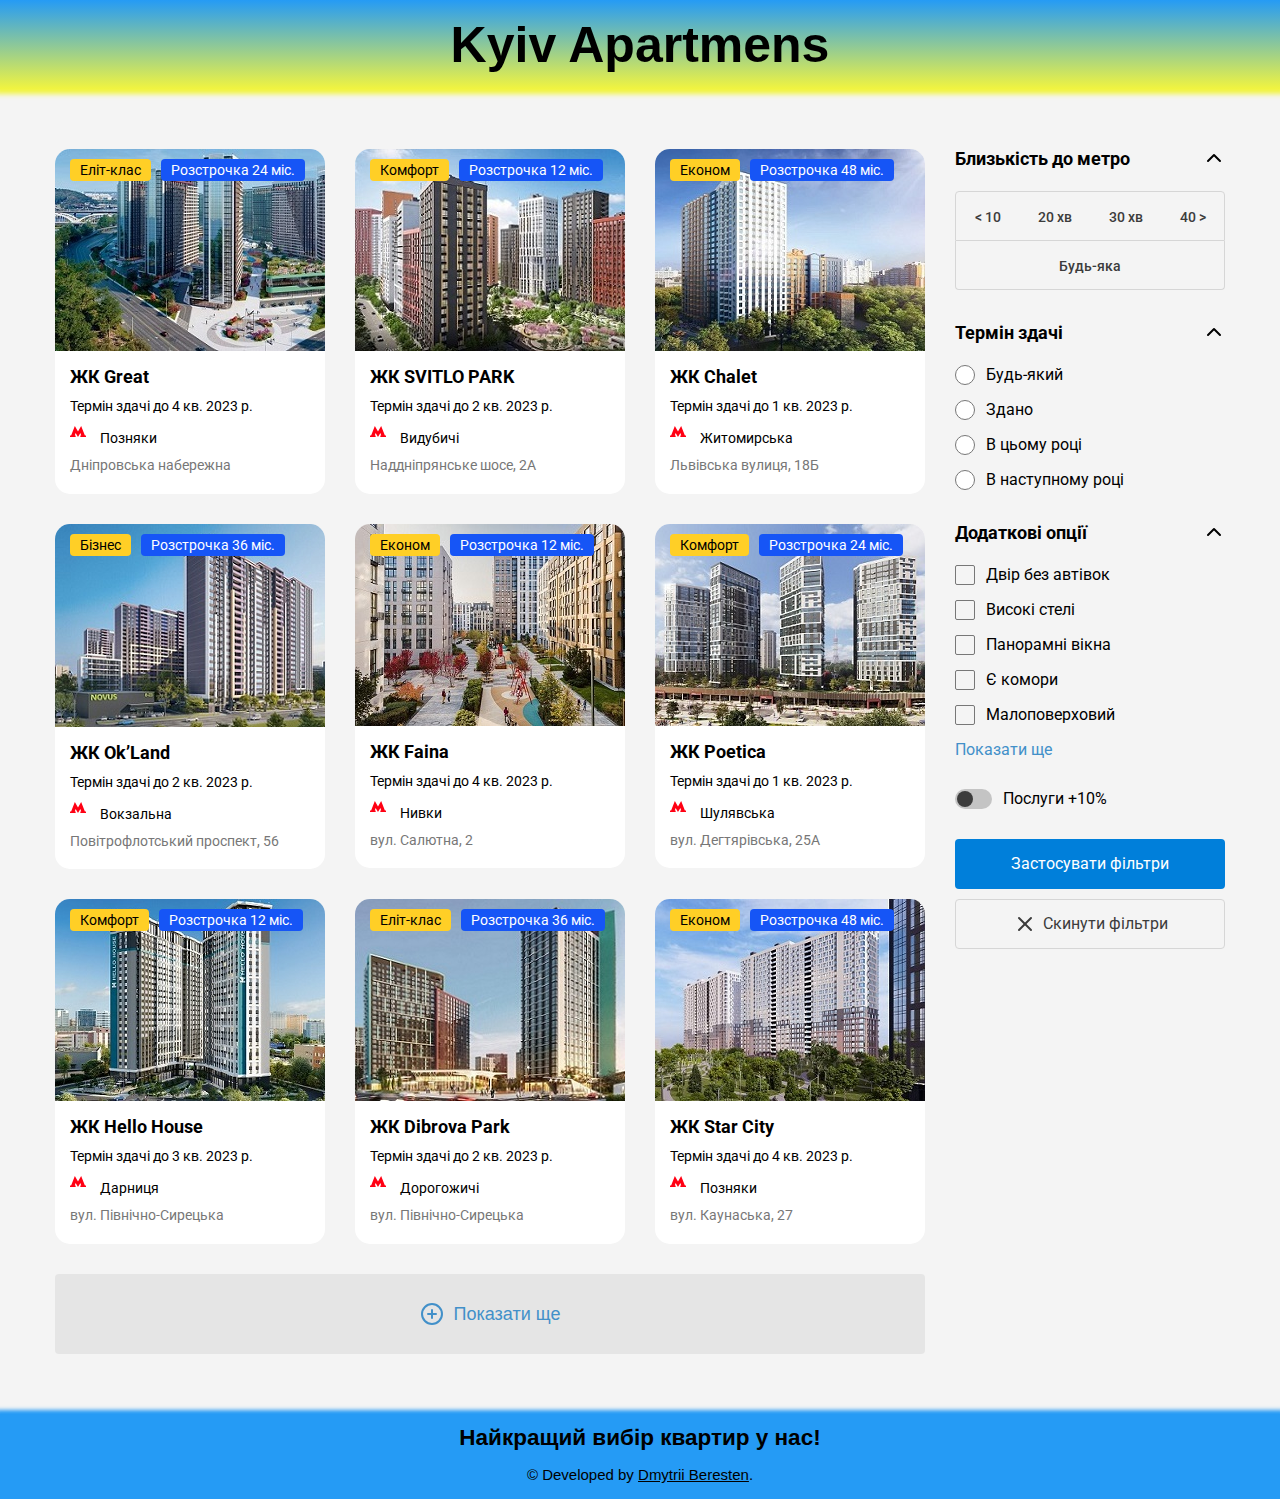
<file: index.html>
<!DOCTYPE html>
<html lang="en">
<head>
    <meta charset="UTF-8">
    <meta name="viewport" content="width=device-width, initial-scale=1.0">
    <title>Kyiv Apartmens</title>
    <link rel="stylesheet" href="css/main.css">
    <link href="https://fonts.googleapis.com/css2?family=Roboto:wght@400;500;700&display=swap" rel="stylesheet">
    <link rel="icon" type="image/png" href="../../img/icons/favicon.png">
</head>
<body>

    <div class="toggle-sidebar">
        <button class="menu-icon-wrapper">
            <div class="menu-icon"></div>
        </button>
    </div>

    <div class="header-block">
        <h1>Kyiv Apartmens</h1>
    </div>
    <div class="container">
        <div class="row">
            <main class="main cards-holder">
                <!-- Card -->
                <a class="card-link"  href="cards/great/great.html">
                    <div class="card">
                        <div class="card__badges">
                            <div class="card__badge card__badge--class">Еліт-клас</div>
                            <div class="card__badge card__badge--credit">Розстрочка 24 міс.</div>
                        </div>
                        <div class="card__img">
                            <img class="card__img-size" src="./img/cards/great.jpg" alt="ЖК Ильинские луга">
                        </div>
                        <div class="card__content">
                            <h4 class="card__title">ЖК Great</h4>
                            <div class="card__term">Термін здачі до 4 кв. 2023 р.</div>
                            <div class="card__metro">Позняки</div>
                            <div class="card__address">Дніпровська набережна</div>
                        </div>
                    </div>
                </a>
                <!-- // Card -->
                <!-- Card -->
                <a class="card-link"  href="cards/svitlo/svitlo.html">
                    <div class="card">
                        <div class="card__badges">
                            <div class="card__badge card__badge--class">Комфорт</div>
                            <div class="card__badge card__badge--credit">Розстрочка 12 міс.</div>
                        </div>
                        <div class="card__img">
                            <img class="card__img-size" src="./img/cards/svitlo.jpg" alt="ЖК Ильинские луга">
                        </div>
                        <div class="card__content">
                            <h4 class="card__title">ЖК SVITLO PARK</h4>
                            <div class="card__term">Термін здачі до 2 кв. 2023 р.</div>
                            <div class="card__metro">Видубичі</div>
                            <div class="card__address">Наддніпрянське шосе, 2А</div>
                        </div>
                    </div>
                </a>
                <!-- // Card -->
                <!-- Card -->
                <a class="card-link"  href="cards/chalet/chalet.html">
                    <div class="card">
                        <div class="card__badges">
                            <div class="card__badge card__badge--class">Економ</div>
                            <div class="card__badge card__badge--credit">Розстрочка 48 міс.</div>
                        </div>
                        <div class="card__img">
                            <img class="card__img-size" src="./img/cards/сhalet.jpg" alt="ЖК Ильинские луга">
                        </div>
                        <div class="card__content">
                            <h4 class="card__title">ЖК Chalet</h4>
                            <div class="card__term">Термін здачі до 1 кв. 2023 р.</div>
                            <div class="card__metro">Житомирська</div>
                            <div class="card__address">Львівська вулиця, 18Б</div>
                        </div>
                    </div>
                </a>
                <!-- // Card -->
                <!-- Card -->
                <a class="card-link"  href="cards/okland/okland.html">
                    <div class="card">
                        <div class="card__badges">
                            <div class="card__badge card__badge--class">Бізнес</div>
                            <div class="card__badge card__badge--credit">Розстрочка 36 міс.</div>
                        </div>
                        <div class="card__img">
                            <img class="card__img-size" src="./img/cards/okland.jpg" alt="ЖК Ильинские луга">
                        </div>
                        <div class="card__content">
                            <h4 class="card__title">ЖК Ok’Land</h4>
                            <div class="card__term">Термін здачі до 2 кв. 2023 р.</div>
                            <div class="card__metro">Вокзальна</div>
                            <div class="card__address">Повітрофлотський проспект, 56</div>
                        </div>
                    </div>
                </a>
                <!-- // Card -->
                <!-- Card -->
                <a class="card-link"  href="cards/faina/faina.html">
                    <div class="card">
                        <div class="card__badges">
                            <div class="card__badge card__badge--class">Економ</div>
                            <div class="card__badge card__badge--credit">Розстрочка 12 міс.</div>
                        </div>
                        <div class="card__img">
                            <img class="card__img-size" src="./img/cards/faina.jpg" alt="ЖК Ильинские луга">
                        </div>
                        <div class="card__content">
                            <h4 class="card__title">ЖК Faina</h4>
                            <div class="card__term">Термін здачі до 4 кв. 2023 р.</div>
                            <div class="card__metro">Нивки</div>
                            <div class="card__address">вул. Салютна, 2</div>
                        </div>
                    </div>
                </a>
                <!-- // Card -->
                <!-- Card -->
                <a class="card-link"  href="cards/poetica/poetica.html">
                    <div class="card">
                        <div class="card__badges">
                            <div class="card__badge card__badge--class">Комфорт</div>
                            <div class="card__badge card__badge--credit">Розстрочка 24 міс.</div>
                        </div>
                        <div class="card__img">
                            <img class="card__img-size" src="./img/cards/poetica.jpg" alt="ЖК Ильинские луга">
                        </div>
                        <div class="card__content">
                            <h4 class="card__title">ЖК Poetica</h4>
                            <div class="card__term">Термін здачі до 1 кв. 2023 р.</div>
                            <div class="card__metro">Шулявська</div>
                            <div class="card__address">вул. Дегтярівська, 25А</div>
                        </div>
                    </div>
                </a>
                <!-- // Card -->
                <!-- Card -->
                <a class="card-link"  href="cards/hello/hello.html">
                    <div class="card">
                        <div class="card__badges">
                            <div class="card__badge card__badge--class">Комфорт</div>
                            <div class="card__badge card__badge--credit">Розстрочка 12 міс.</div>
                        </div>
                        <div class="card__img">
                            <img class="card__img-size" src="./img/cards/hello.jpg" alt="ЖК Ильинские луга">
                        </div>
                        <div class="card__content">
                            <h4 class="card__title">ЖК Hello House</h4>
                            <div class="card__term">Термін здачі до 3 кв. 2023 р.</div>
                            <div class="card__metro">Дарниця</div>
                            <div class="card__address">вул. Північно-Сирецька</div>
                        </div>
                    </div>
                </a>
                <!-- // Card -->
                <!-- Card -->
                <a class="card-link"  href="cards/dibrova/dibrova.html">
                    <div class="card">
                        <div class="card__badges">
                            <div class="card__badge card__badge--class">Еліт-клас</div>
                            <div class="card__badge card__badge--credit">Розстрочка 36 міс.</div>
                        </div>
                        <div class="card__img">
                            <img class="card__img-size" src="./img/cards/dibrova.jpg" alt="ЖК Ильинские луга">
                        </div>
                        <div class="card__content">
                            <h4 class="card__title">ЖК Dibrova Park</h4>
                            <div class="card__term">Термін здачі до 2 кв. 2023 р.</div>
                            <div class="card__metro">Дорогожичі</div>
                            <div class="card__address">вул. Північно-Сирецька</div>
                        </div>
                    </div>
                </a>
                <!-- // Card -->
                <!-- Card -->
                <a class="card-link"  href="cards/star/star.html">
                    <div class="card">
                        <div class="card__badges">
                            <div class="card__badge card__badge--class">Економ</div>
                            <div class="card__badge card__badge--credit">Розстрочка 48 міс.</div>
                        </div>
                        <div class="card__img">
                            <img class="card__img-size" src="./img/cards/star.jpg" alt="ЖК Ильинские луга">
                        </div>
                        <div class="card__content">
                            <h4 class="card__title">ЖК Star City</h4>
                            <div class="card__term">Термін здачі до 4 кв. 2023 р.</div>
                            <div class="card__metro">Позняки</div>
                            <div class="card__address">вул. Каунаська, 27</div>
                        </div>
                    </div>
                </a>
                <!-- // Card -->

                <!-- Hidden cards -->

                    <!-- Card -->
                    <a class="card-link card-link--hidden"  href="cards/manhattan/manhattan.html">
                        <div class="card">
                            <div class="card__badges">
                                <div class="card__badge card__badge--class">Бізнес</div>
                                <div class="card__badge card__badge--credit">Розстрочка 12 міс.</div>
                            </div>
                            <div class="card__img">
                                <img class="card__img-size" src="./img/cards/manhattan.jpg" alt="ЖК Ильинские луга">
                            </div>
                            <div class="card__content">
                                <h4 class="card__title">ЖК Manhattan City</h4>
                                <div class="card__term">Термін здачі до 4 кв. 2023 р.</div>
                                <div class="card__metro">Лук'янівська</div>
                                <div class="card__address">пр. Перемоги, вул. Борщагівська</div>
                            </div>
                        </div>
                    </a>
                    <!-- // Card -->
                    <!-- Card -->
                    <a class="card-link card-link--hidden"  href="cards/kvartal/kvartal.html">
                        <div class="card">
                            <div class="card__badges">
                                <div class="card__badge card__badge--class">Еліт-клас</div>
                                <div class="card__badge card__badge--credit">Розстрочка 48 міс.</div>
                            </div>
                            <div class="card__img">
                                <img class="card__img-size" src="./img/cards/kvartal.jpg" alt="ЖК Ильинские луга">
                            </div>
                            <div class="card__content">
                                <h4 class="card__title">ЖК 7 KVARTAL</h4>
                                <div class="card__term">Термін здачі до 3 кв. 2023 р.</div>
                                <div class="card__metro">Сирець</div>
                                <div class="card__address">пр. Правди</div>
                            </div>
                        </div>
                    </a>
                    <!-- // Card -->
                    <!-- Card -->
                    <a class="card-link card-link--hidden"  href="cards/lake/lake.html">
                        <div class="card">
                            <div class="card__badges">
                                <div class="card__badge card__badge--class">Комфорт</div>
                                <div class="card__badge card__badge--credit">Розстрочка 12 міс.</div>
                            </div>
                            <div class="card__img">
                                <img class="card__img-size" src="./img/cards/lake.jpg" alt="ЖК Ильинские луга">
                            </div>
                            <div class="card__content">
                                <h4 class="card__title">ЖК LAKE HOUSE</h4>
                                <div class="card__term">Термін здачі до 2 кв. 2023 р.</div>
                                <div class="card__metro">Оболонь</div>
                                <div class="card__address">вул. Маршала Малиновського, 2а</div>
                            </div>
                        </div>
                    </a>
                    <!-- // Card -->

                <!-- // Hidden cards -->

                <button class="btn-more">
                    <img src="./img/icons/plus-circle.svg" alt="Show more icon">
                    <span>Показати ще</span>
                </button>
            </main>
            <aside class="sidebar">

                <form>

                    <!-- Widget -->
                    <div class="widget">
                        <div class="widget__title">
                            Близькість до метро
                        </div>
                        <div class="widget__body">

                            <!-- location -->
                            <div class="location">
                                <div class="location__row">
                                    <input type="checkbox" data-location-param id="location-01" class="location__checkbox">
                                    <label class="location__btn" for="location-01">&lt; 10</label>

                                    <input type="checkbox" data-location-param id="location-02" class="location__checkbox">
                                    <label class="location__btn" for="location-02">20 хв</label>

                                    <input type="checkbox" data-location-param id="location-03" class="location__checkbox">
                                    <label class="location__btn" for="location-03">30 хв</label>

                                    <input type="checkbox" data-location-param id="location-04" class="location__checkbox">
                                    <label class="location__btn" for="location-04">40 &gt;</label>
                                </div>
                                <div class="location__row">
                                    <input type="checkbox" id="location-05" class="location__checkbox">
                                    <label class="location__btn" for="location-05">Будь-яка</label>
                                </div>
                            </div>
                            <!-- // location -->

                        </div>
                    </div>
                    <!-- // Widget -->

                    <!-- Widget -->
                    <div class="widget">
                        <div class="widget__title">
                            Термін здачі
                        </div>
                        <div class="widget__body">

                            <label class="radio">
                                <input type="radio" class="radio__real" name="term">
                                <span class="radio__fake"></span>
                                <span class="radio__title">Будь-який</span>
                            </label>

                            <label class="radio">
                                <input type="radio" class="radio__real" name="term">
                                <span class="radio__fake"></span>
                                <span class="radio__title">Здано</span>
                            </label>

                            <label class="radio">
                                <input type="radio" class="radio__real" name="term">
                                <span class="radio__fake"></span>
                                <span class="radio__title">В цьому році</span>
                            </label>

                            <label class="radio">
                                <input type="radio" class="radio__real" name="term">
                                <span class="radio__fake"></span>
                                <span class="radio__title">В наступному році</span>
                            </label>

                        </div>
                    </div>
                    <!-- // Widget -->

                    <!-- Widget -->
                    <div class="widget">
                        <div class="widget__title">
                            Додаткові опції
                        </div>
                        <div class="widget__body">

                            <label class="checkbox">
                                <input type="checkbox" class="checkbox__real" name="value-01">
                                <span class="checkbox__fake"></span>
                                <span class="checkbox__title">Двір без автівок</span>
                            </label>
                            <label class="checkbox">
                                <input type="checkbox" class="checkbox__real" name="value-02">
                                <span class="checkbox__fake"></span>
                                <span class="checkbox__title">Високі стелі</span>
                            </label>
                            <label class="checkbox">
                                <input type="checkbox" class="checkbox__real" name="value-03">
                                <span class="checkbox__fake"></span>
                                <span class="checkbox__title">Панорамні вікна</span>
                            </label>
                            <label class="checkbox">
                                <input type="checkbox" class="checkbox__real" name="value-04">
                                <span class="checkbox__fake"></span>
                                <span class="checkbox__title">Є комори</span>
                            </label>
                            <label class="checkbox">
                                <input type="checkbox" class="checkbox__real" name="value-05">
                                <span class="checkbox__fake"></span>
                                <span class="checkbox__title">Малоповерховий</span>
                            </label>

                            <label class="checkbox checkbox--hidden">
                                <input type="checkbox" class="checkbox__real" name="value-06">
                                <span class="checkbox__fake"></span>
                                <span class="checkbox__title">Зупинки</span>
                            </label>
                            <label class="checkbox checkbox--hidden">
                                <input type="checkbox" class="checkbox__real" name="value-07">
                                <span class="checkbox__fake"></span>
                                <span class="checkbox__title">Великі майданчики</span>
                            </label>
                            <label class="checkbox checkbox--hidden">
                                <input type="checkbox" class="checkbox__real" name="value-08">
                                <span class="checkbox__fake"></span>
                                <span class="checkbox__title">Дитячі садочки</span>
                            </label>

                            <button data-options="hidden" class="widget__btn-show-hidden">Показати ще</button>

                        </div>
                    </div>
                    <!-- // Widget -->

                    <!-- Widget -->
                    <div class="widget widget--top-30">
                        <div class="widget__body">

                            <label class="toggle">
                                <input type="checkbox" class="toggle__real" name="comission">
                                <span class="toggle__fake"></span>
                                <span class="toggle__title">Послуги +10%</span>
                            </label>

                        </div>
                    </div>
                    <!-- // Widget -->

                    <!-- Widget -->
                    <div class="widget widget--top-30">
                        <div class="widget__body">
                            <button class="form-btn form-btn--submit">Застосувати фільтри</button>
                            <button type="reset" class="form-btn">
                                <img src="./img/icons/x.svg" alt="Сбросить фильтры">
                                <span>Скинути фільтри</span>
                            </button>
                        </div>
                    </div>
                    <!-- // Widget -->

                </form>

            </aside>

        </div>
    </div>
    <div class="footer-block">
        <h2>Найкращий вибір квартир у нас!</h2>
        <ul class="copyright">
            <li class="copyright__item"> &copy; Developed by <a href="https://github.com/dmitryberesten">Dmytrii Beresten</a>.</li>
        </ul>
    </div>

    <script src="./js/main.js"></script>

</body>
</html>
</file>
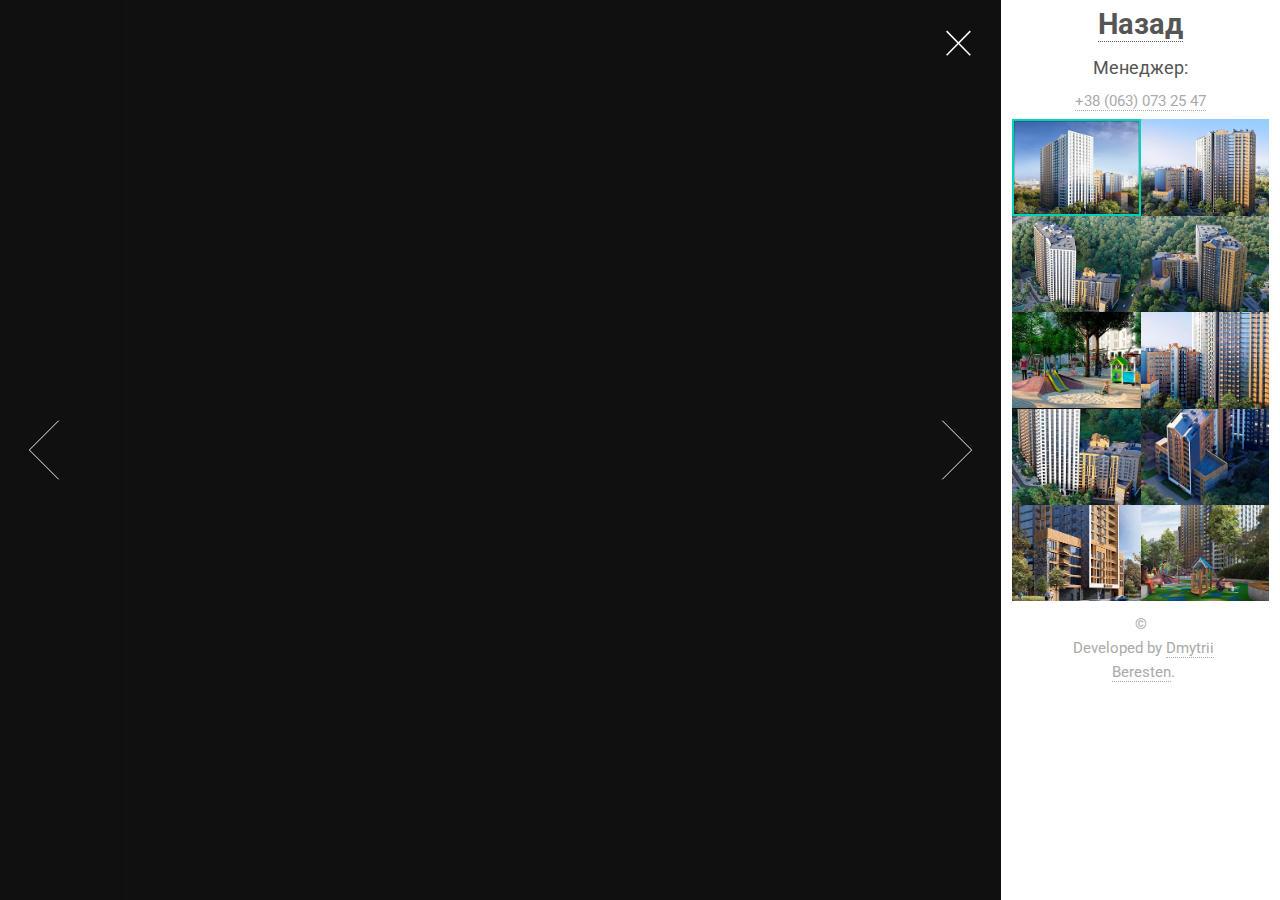
<file: cards/chalet/chalet.html>
<!DOCTYPE HTML>
<html>
	<head>
		<title>ЖК Chalet</title>
		<meta charset="utf-8" />
		<meta name="viewport" content="width=device-width, initial-scale=1, user-scalable=no" />
		<link rel="stylesheet" href="../../assets/css/main.css" />
		<noscript><link rel="stylesheet" href="../../assets/css/noscript.css" /></noscript>
		<link rel="icon" type="image/png" href="../../img/icons/favicon.png">
	</head>
	<body class="is-preload-0 is-preload-1 is-preload-2">

		<!-- Main -->
			<div id="main">
				<!-- Header -->
					<header id="header">
						<h1><a href="../../index.html">Назад</a></h1>
						<h2>Менеджер:</h2>
						<a href="tel:+380630732547">+38 (063) 073 25 47</a>
					</header>
				<!-- Thumbnail -->
					<section id="thumbnails">
						<article>
							<a class="thumbnail" href="../../cards/chalet/images/fulls/1.jpg" data-position="left center"><img src="../../cards/chalet/images/thumbs/1.jpg" alt="photo apartments" /></a>
							<h2>ЖК Chalet</h2>
							<p>Львівська вулиця, 18Б</p>
							<h2><a href="../../index.html">Назад</a></h2>
						</article>
						<article>
							<a class="thumbnail" href="../../cards/chalet/images/fulls/2.jpg" data-position="left center"><img src="../../cards/chalet/images/thumbs/2.jpg" alt="photo apartments" /></a>
							<h2>ЖК Chalet</h2>
							<p>Львівська вулиця, 18Б</p>
							<h2><a href="../../index.html">Назад</a></h2>
						</article>
						<article>
							<a class="thumbnail" href="../../cards/chalet/images/fulls/3.jpg" data-position="left center"><img src="../../cards/chalet/images/thumbs/3.jpg" alt="photo apartments" /></a>
							<h2>ЖК Chalet</h2>
							<p>Львівська вулиця, 18Б</p>
							<h2><a href="../../index.html">Назад</a></h2>
						</article>
						<article>
							<a class="thumbnail" href="../../cards/chalet/images/fulls/4.jpg" data-position="left center"><img src="../../cards/chalet/images/thumbs/4.jpg" alt="photo apartments" /></a>
							<h2>ЖК Chalet</h2>
							<p>Львівська вулиця, 18Б</p>
							<h2><a href="../../index.html">Назад</a></h2>
						</article>
						<article>
							<a class="thumbnail" href="../../cards/chalet/images/fulls/5.jpg" data-position="left center"><img src="../../cards/chalet/images/thumbs/5.jpg" alt="photo apartments" /></a>
							<h2>ЖК Chalet</h2>
							<p>Львівська вулиця, 18Б</p>
							<h2><a href="../../index.html">Назад</a></h2>
						</article>
						<article>
							<a class="thumbnail" href="../../cards/chalet/images/fulls/6.jpg" data-position="left center"><img src="../../cards/chalet/images/thumbs/6.jpg" alt="photo apartments" /></a>
							<h2>ЖК Chalet</h2>
							<p>Львівська вулиця, 18Б</p>
							<h2><a href="../../index.html">Назад</a></h2>
						</article>
						<article>
							<a class="thumbnail" href="../../cards/chalet/images/fulls/7.jpg" data-position="left center"><img src="../../cards/chalet/images/thumbs/7.jpg" alt="photo apartments" /></a>
							<h2>ЖК Chalet</h2>
							<p>Львівська вулиця, 18Б</p>
							<h2><a href="../../index.html">Назад</a></h2>
						</article>
						<article>
							<a class="thumbnail" href="../../cards/chalet/images/fulls/8.jpg" data-position="left center"><img src="../../cards/chalet/images/thumbs/8.jpg" alt="photo apartments" /></a>
							<h2>ЖК Chalet</h2>
							<p>Львівська вулиця, 18Б</p>
							<h2><a href="../../index.html">Назад</a></h2>
						</article>
						<article>
							<a class="thumbnail" href="../../cards/chalet/images/fulls/9.jpg" data-position="left center"><img src="../../cards/chalet/images/thumbs/9.jpg" alt="photo apartments" /></a>
							<h2>ЖК Chalet</h2>
							<p>Львівська вулиця, 18Б</p>
							<h2><a href="../../index.html">Назад</a></h2>
						</article>
						<article>
							<a class="thumbnail" href="../../cards/chalet/images/fulls/10.jpg" data-position="left center"><img src="../../cards/chalet/images/thumbs/10.jpg" alt="photo apartments" /></a>
							<h2>ЖК Chalet</h2>
							<p>Львівська вулиця, 18Б</p>
							<h2><a href="../../index.html">Назад</a></h2>
						</article>
					</section>

				<!-- Footer -->
					<footer id="footer">
						<ul class="copyright">
							<li>&copy;</li><li>Developed by <a href="https://github.com/dmitryberesten">Dmytrii Beresten</a>.</li>
						</ul>
					</footer>

			</div>

		<!-- Scripts -->
			<script src="../../assets/js/jquery.min.js"></script>
			<script src="../../assets/js/browser.min.js"></script>
			<script src="../../assets/js/breakpoints.min.js"></script>
			<script src="../../assets/js/main.js"></script>

	</body>
</html>
</file>
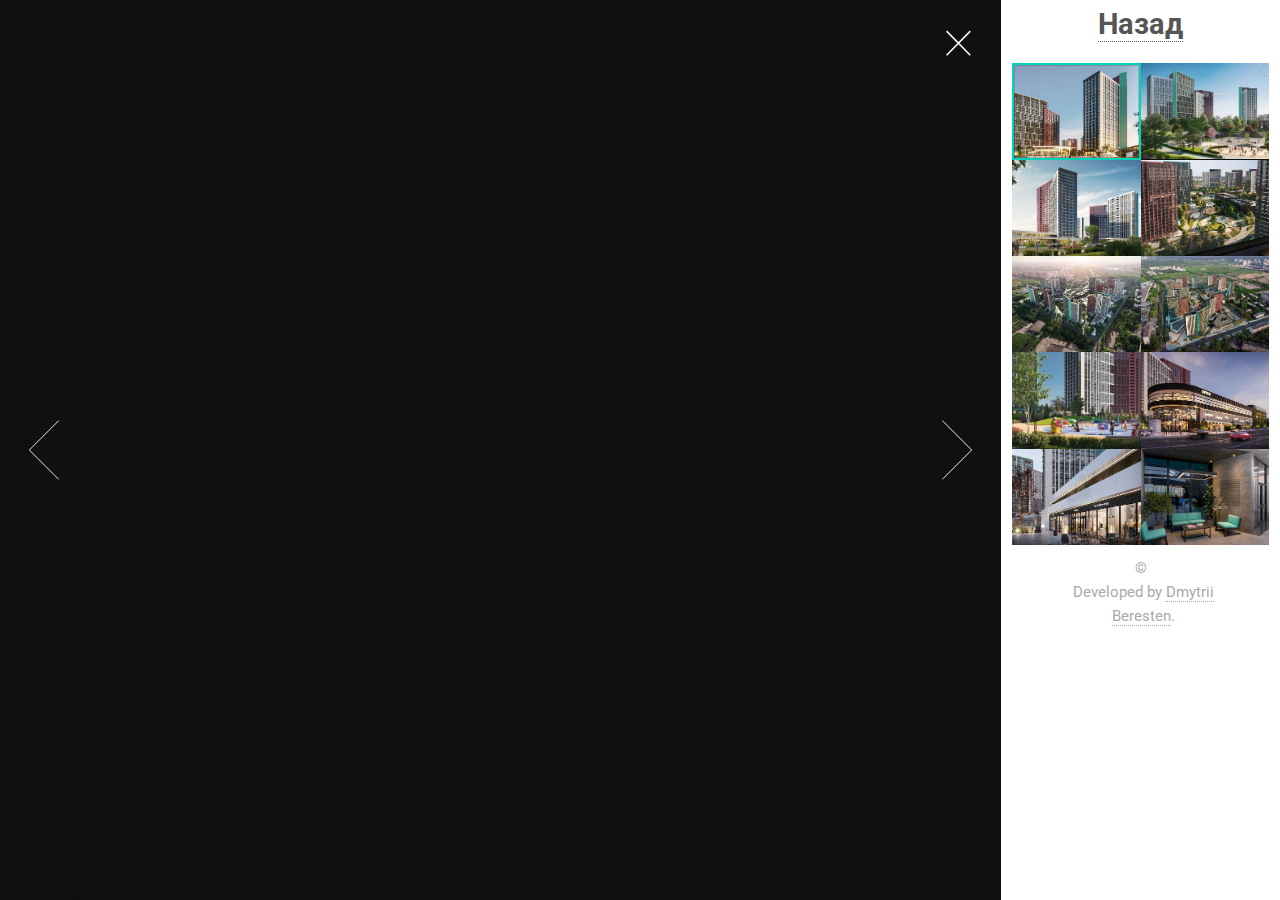
<file: cards/dibrova/dibrova.html>
<!DOCTYPE HTML>
<html>
	<head>
		<title>ЖК Dibrova Park</title>
		<meta charset="utf-8" />
		<meta name="viewport" content="width=device-width, initial-scale=1, user-scalable=no" />
		<link rel="stylesheet" href="/assets/css/main.css" />
		<noscript><link rel="stylesheet" href="/assets/css/noscript.css" /></noscript>
		<link rel="icon" type="image/png" href="/img/icons/favicon.png">
	</head>
	<body class="is-preload-0 is-preload-1 is-preload-2">

		<!-- Main -->
			<div id="main">
				<!-- Header -->
					<header id="header">
						<h1><a href="/index.html">Назад</a></h1>
					</header>
				<!-- Thumbnail -->
					<section id="thumbnails">
						<article>
							<a class="thumbnail" href="/cards/dibrova/images/fulls/1.jpg" data-position="left center"><img src="/cards/dibrova/images/thumbs/1.jpg" alt="photo apartments" /></a>
							<h2>ЖК Dibrova Park</h2>
							<p>вул. Північно-Сирецька</p>
							<h2><a href="/index.html">Назад</a></h2>
						</article>
						<article>
							<a class="thumbnail" href="/cards/dibrova/images/fulls/2.jpg" data-position="left center"><img src="/cards/dibrova/images/thumbs/2.jpg" alt="photo apartments" /></a>
							<h2>ЖК Dibrova Park</h2>
							<p>вул. Північно-Сирецька</p>
							<h2><a href="/index.html">Назад</a></h2>
						</article>
						<article>
							<a class="thumbnail" href="/cards/dibrova/images/fulls/3.jpg" data-position="left center"><img src="/cards/dibrova/images/thumbs/3.jpg" alt="photo apartments" /></a>
							<h2>ЖК Dibrova Park</h2>
							<p>вул. Північно-Сирецька</p>
							<h2><a href="/index.html">Назад</a></h2>
						</article>
						<article>
							<a class="thumbnail" href="/cards/dibrova/images/fulls/4.jpg" data-position="left center"><img src="/cards/dibrova/images/thumbs/4.jpg" alt="photo apartments" /></a>
							<h2>ЖК Dibrova Park</h2>
							<p>вул. Північно-Сирецька</p>
							<h2><a href="/index.html">Назад</a></h2>
						</article>
						<article>
							<a class="thumbnail" href="/cards/dibrova/images/fulls/5.jpg" data-position="left center"><img src="/cards/dibrova/images/thumbs/5.jpg" alt="photo apartments" /></a>
							<h2>ЖК Dibrova Park</h2>
							<p>вул. Північно-Сирецька</p>
							<h2><a href="/index.html">Назад</a></h2>
						</article>
						<article>
							<a class="thumbnail" href="/cards/dibrova/images/fulls/6.jpg" data-position="left center"><img src="/cards/dibrova/images/thumbs/6.jpg" alt="photo apartments" /></a>
							<h2>ЖК Dibrova Park</h2>
							<p>вул. Північно-Сирецька</p>
							<h2><a href="/index.html">Назад</a></h2>
						</article>
						<article>
							<a class="thumbnail" href="/cards/dibrova/images/fulls/7.jpg" data-position="left center"><img src="/cards/dibrova/images/thumbs/7.jpg" alt="photo apartments" /></a>
							<h2>ЖК Dibrova Park</h2>
							<p>вул. Північно-Сирецька</p>
							<h2><a href="/index.html">Назад</a></h2>
						</article>
						<article>
							<a class="thumbnail" href="/cards/dibrova/images/fulls/8.jpg" data-position="left center"><img src="/cards/dibrova/images/thumbs/8.jpg" alt="photo apartments" /></a>
							<h2>ЖК Dibrova Park</h2>
							<p>вул. Північно-Сирецька</p>
							<h2><a href="/index.html">Назад</a></h2>
						</article>
						<article>
							<a class="thumbnail" href="/cards/dibrova/images/fulls/9.jpg" data-position="left center"><img src="/cards/dibrova/images/thumbs/9.jpg" alt="photo apartments" /></a>
							<h2>ЖК Dibrova Park</h2>
							<p>вул. Північно-Сирецька</p>
							<h2><a href="/index.html">Назад</a></h2>
						</article>
						<article>
							<a class="thumbnail" href="/cards/dibrova/images/fulls/10.jpg" data-position="left center"><img src="/cards/dibrova/images/thumbs/10.jpg" alt="photo apartments" /></a>
							<h2>ЖК Dibrova Park</h2>
							<p>вул. Північно-Сирецька</p>
							<h2><a href="/index.html">Назад</a></h2>
						</article>
					</section>

				<!-- Footer -->
					<footer id="footer">
						<ul class="copyright">
							<li>&copy;</li><li>Developed by <a href="https://github.com/dmitryberesten">Dmytrii Beresten</a>.</li>
						</ul>
					</footer>

			</div>

		<!-- Scripts -->
			<script src="/assets/js/jquery.min.js"></script>
			<script src="/assets/js/browser.min.js"></script>
			<script src="/assets/js/breakpoints.min.js"></script>
			<script src="/assets/js/main.js"></script>

	</body>
</html>
</file>
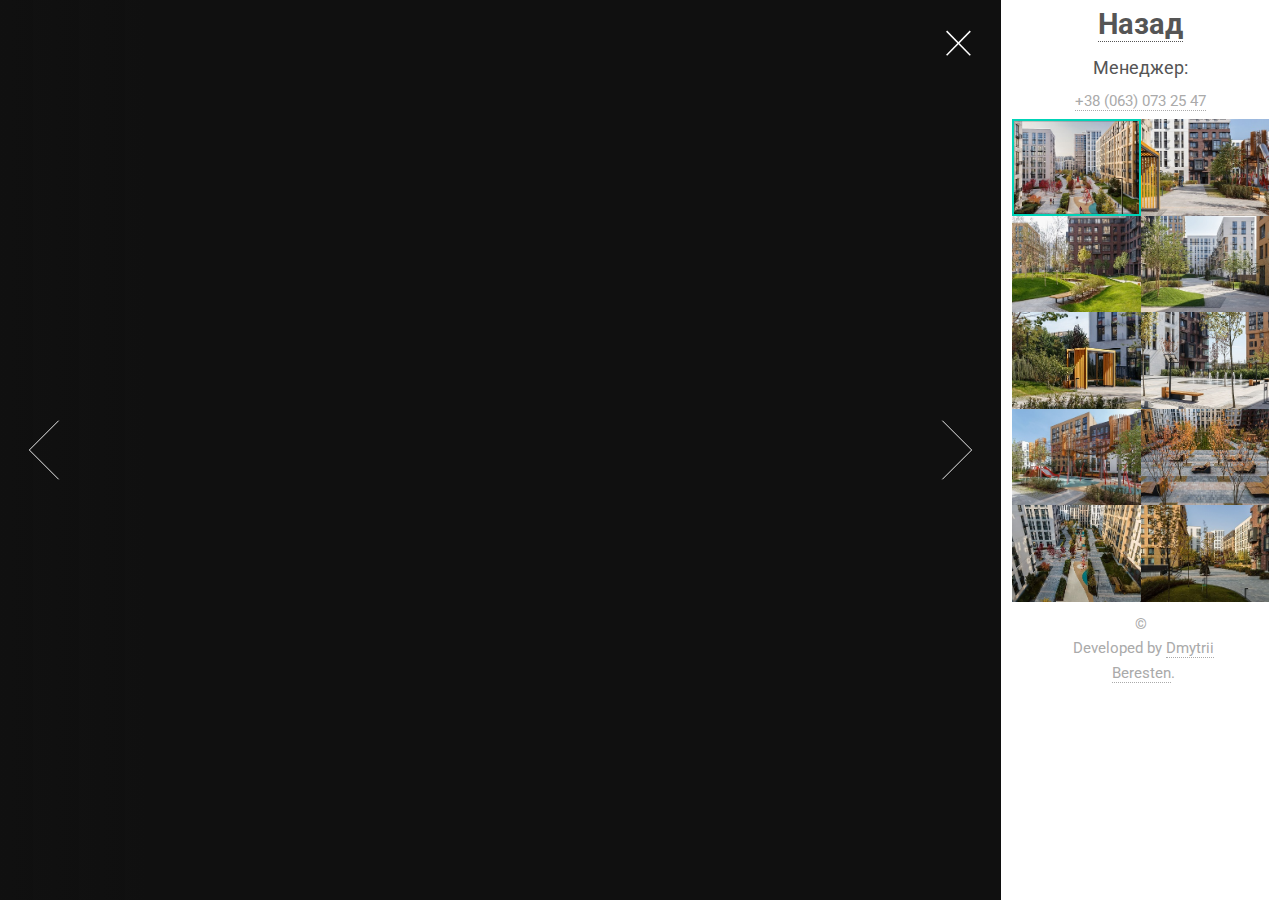
<file: cards/faina/faina.html>
<!DOCTYPE HTML>
<html>
	<head>
		<title>ЖК Faina</title>
		<meta charset="utf-8" />
		<meta name="viewport" content="width=device-width, initial-scale=1, user-scalable=no" />
		<link rel="stylesheet" href="../../assets/css/main.css" />
		<noscript><link rel="stylesheet" href="../../assets/css/noscript.css" /></noscript>
		<link rel="icon" type="image/png" href="../../img/icons/favicon.png">
	</head>
	<body class="is-preload-0 is-preload-1 is-preload-2">

		<!-- Main -->
			<div id="main">
				<!-- Header -->
					<header id="header">
						<h1><a href="../../index.html">Назад</a></h1>
						<h2>Менеджер:</h2>
						<a href="tel:+380630732547">+38 (063) 073 25 47</a>
					</header>
				<!-- Thumbnail -->
					<section id="thumbnails">
						<article>
							<a class="thumbnail" href="../../cards/faina/images/fulls/1.jpg" data-position="left center"><img src="../../cards/faina/images/thumbs/1.jpg" alt="photo apartments" /></a>
							<h2>ЖК Faina</h2>
							<p>вул. Салютна, 2</p>
							<h2><a href="../../index.html">Назад</a></h2>
						</article>
						<article>
							<a class="thumbnail" href="../../cards/faina/images/fulls/2.jpg" data-position="left center"><img src="../../cards/faina/images/thumbs/2.jpg" alt="photo apartments" /></a>
							<h2>ЖК Faina</h2>
							<p>вул. Салютна, 2</p>
							<h2><a href="../../index.html">Назад</a></h2>
						</article>
						<article>
							<a class="thumbnail" href="../../cards/faina/images/fulls/3.jpg" data-position="left center"><img src="../../cards/faina/images/thumbs/3.jpg" alt="photo apartments" /></a>
							<h2>ЖК Faina</h2>
							<p>вул. Салютна, 2</p>
							<h2><a href="../../index.html">Назад</a></h2>
						</article>
						<article>
							<a class="thumbnail" href="../../cards/faina/images/fulls/4.jpg" data-position="left center"><img src="../../cards/faina/images/thumbs/4.jpg" alt="photo apartments" /></a>
							<h2>ЖК Faina</h2>
							<p>вул. Салютна, 2</p>
							<h2><a href="../../index.html">Назад</a></h2>
						</article>
						<article>
							<a class="thumbnail" href="../../cards/faina/images/fulls/5.jpg" data-position="left center"><img src="../../cards/faina/images/thumbs/5.jpg" alt="photo apartments" /></a>
							<h2>ЖК Faina</h2>
							<p>вул. Салютна, 2</p>
							<h2><a href="../../index.html">Назад</a></h2>
						</article>
						<article>
							<a class="thumbnail" href="../../cards/faina/images/fulls/6.jpg" data-position="left center"><img src="../../cards/faina/images/thumbs/6.jpg" alt="photo apartments" /></a>
							<h2>ЖК Faina</h2>
							<p>вул. Салютна, 2</p>
							<h2><a href="../../index.html">Назад</a></h2>
						</article>
						<article>
							<a class="thumbnail" href="../../cards/faina/images/fulls/7.jpg" data-position="left center"><img src="../../cards/faina/images/thumbs/7.jpg" alt="photo apartments" /></a>
							<h2>ЖК Faina</h2>
							<p>вул. Салютна, 2</p>
							<h2><a href="../../index.html">Назад</a></h2>
						</article>
						<article>
							<a class="thumbnail" href="../../cards/faina/images/fulls/8.jpg" data-position="left center"><img src="../../cards/faina/images/thumbs/8.jpg" alt="photo apartments" /></a>
							<h2>ЖК Faina</h2>
							<p>вул. Салютна, 2</p>
							<h2><a href="../../index.html">Назад</a></h2>
						</article>
						<article>
							<a class="thumbnail" href="../../cards/faina/images/fulls/9.jpg" data-position="left center"><img src="../../cards/faina/images/thumbs/9.jpg" alt="photo apartments" /></a>
							<h2>ЖК Faina</h2>
							<p>вул. Салютна, 2</p>
							<h2><a href="../../index.html">Назад</a></h2>
						</article>
						<article>
							<a class="thumbnail" href="../../cards/faina/images/fulls/10.jpg" data-position="left center"><img src="../../cards/faina/images/thumbs/10.jpg" alt="photo apartments" /></a>
							<h2>ЖК Faina</h2>
							<p>вул. Салютна, 2</p>
							<h2><a href="../../index.html">Назад</a></h2>
						</article>
					</section>

				<!-- Footer -->
					<footer id="footer">
						<ul class="copyright">
							<li>&copy;</li><li>Developed by <a href="https://github.com/dmitryberesten">Dmytrii Beresten</a>.</li>
						</ul>
					</footer>

			</div>

		<!-- Scripts -->
			<script src="../../assets/js/jquery.min.js"></script>
			<script src="../../assets/js/browser.min.js"></script>
			<script src="../../assets/js/breakpoints.min.js"></script>
			<script src="../../assets/js/main.js"></script>

	</body>
</html>
</file>
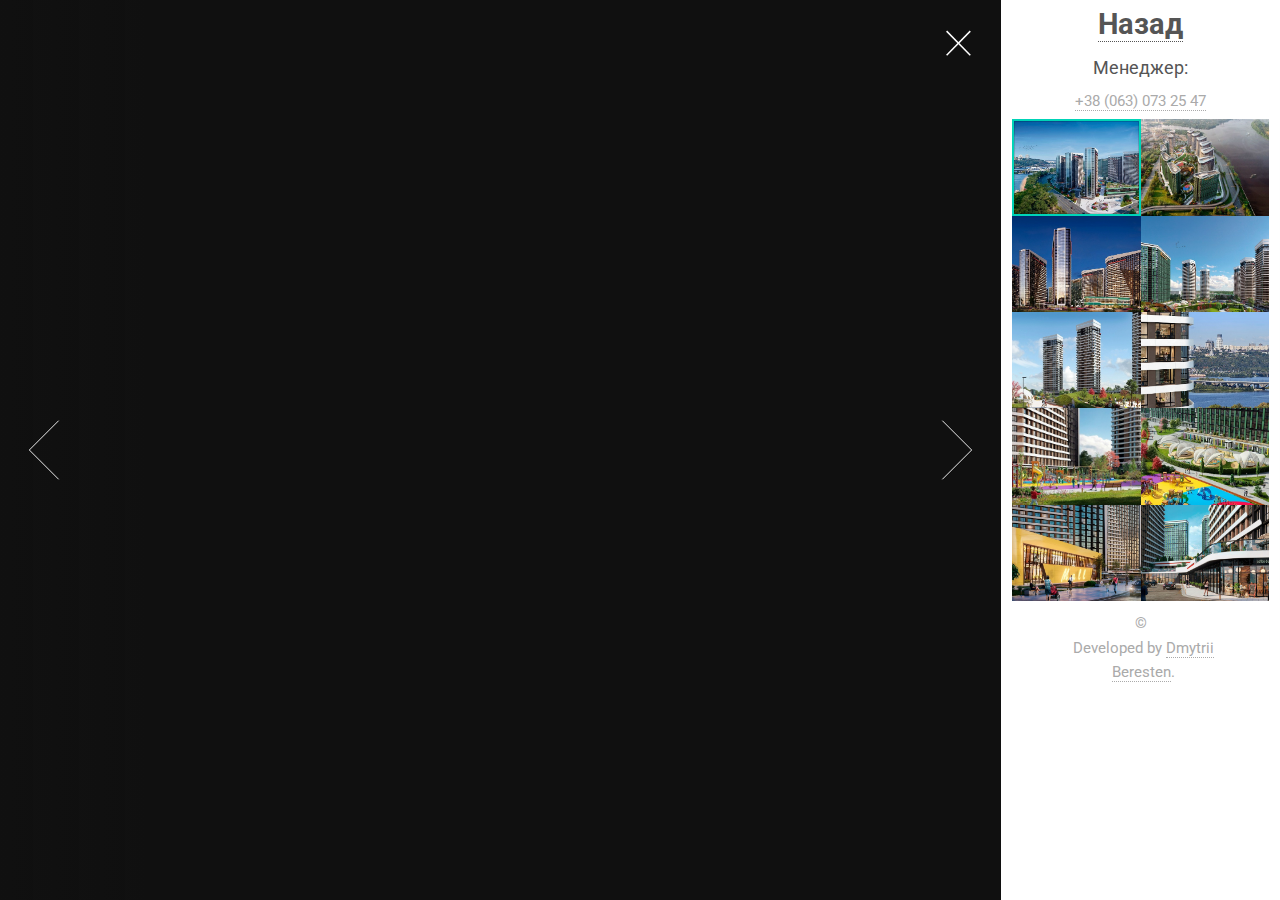
<file: cards/great/great.html>
<!DOCTYPE HTML>
<html>
	<head>
		<title>ЖК Great</title>
		<meta charset="utf-8" />
		<meta name="viewport" content="width=device-width, initial-scale=1, user-scalable=no" />
		<link rel="stylesheet" href="../../assets/css/main.css" />
		<noscript><link rel="stylesheet" href="../../assets/css/noscript.css" /></noscript>
		<link rel="icon" type="image/png" href="../../img/icons/favicon.png">
	</head>
	<body class="is-preload-0 is-preload-1 is-preload-2">

		<!-- Main -->
			<div id="main">
				<!-- Header -->
					<header id="header">
						<h1><a href="../../index.html">Назад</a></h1>
						<h2>Менеджер:</h2>
						<a href="tel:+380630732547">+38 (063) 073 25 47</a>
					</header>
				<!-- Thumbnail -->
					<section id="thumbnails">
						<article>
							<a class="thumbnail" href="../../cards/great/images/fulls/1.jpg" data-position="left center"><img src="../../cards/great/images/thumbs/1.jpg" alt="photo apartments" /></a>
							<h2>ЖК Great</h2>
							<p>Дніпровська набережна</p>
							<h2><a href="../../index.html">Назад</a></h2>
						</article>
						<article>
							<a class="thumbnail" href="../../cards/great/images/fulls/2.jpg" data-position="left center"><img src="../../cards/great/images/thumbs/2.jpg" alt="photo apartments" /></a>
							<h2>ЖК Great</h2>
							<p>Дніпровська набережна</p>
							<h2><a href="../../index.html">Назад</a></h2>
						</article>
						<article>
							<a class="thumbnail" href="../../cards/great/images/fulls/3.jpg" data-position="left center"><img src="../../cards/great/images/thumbs/3.jpg" alt="photo apartments" /></a>
							<h2>ЖК Great</h2>
							<p>Дніпровська набережна</p>
							<h2><a href="../../index.html">Назад</a></h2>
						</article>
						<article>
							<a class="thumbnail" href="../../cards/great/images/fulls/4.jpg" data-position="left center"><img src="../../cards/great/images/thumbs/4.jpg" alt="photo apartments" /></a>
							<h2>ЖК Great</h2>
							<p>Дніпровська набережна</p>
							<h2><a href="../../index.html">Назад</a></h2>
						</article>
						<article>
							<a class="thumbnail" href="../../cards/great/images/fulls/5.jpg" data-position="left center"><img src="../../cards/great/images/thumbs/5.jpg" alt="photo apartments" /></a>
							<h2>ЖК Great</h2>
							<p>Дніпровська набережна</p>
							<h2><a href="../../index.html">Назад</a></h2>
						</article>
						<article>
							<a class="thumbnail" href="../../cards/great/images/fulls/6.jpg" data-position="left center"><img src="../../cards/great/images/thumbs/6.jpg" alt="photo apartments" /></a>
							<h2>ЖК Great</h2>
							<p>Дніпровська набережна</p>
							<h2><a href="../../index.html">Назад</a></h2>
						</article>
						<article>
							<a class="thumbnail" href="../../cards/great/images/fulls/7.jpg" data-position="left center"><img src="../../cards/great/images/thumbs/7.jpg" alt="photo apartments" /></a>
							<h2>ЖК Great</h2>
							<p>Дніпровська набережна</p>
							<h2><a href="../../index.html">Назад</a></h2>
						</article>
						<article>
							<a class="thumbnail" href="../../cards/great/images/fulls/8.jpg" data-position="left center"><img src="../../cards/great/images/thumbs/8.jpg" alt="photo apartments" /></a>
							<h2>ЖК Great</h2>
							<p>Дніпровська набережна</p>
							<h2><a href="../../index.html">Назад</a></h2>
						</article>
						<article>
							<a class="thumbnail" href="../../cards/great/images/fulls/9.jpg" data-position="left center"><img src="../../cards/great/images/thumbs/9.jpg" alt="photo apartments" /></a>
							<h2>ЖК Great</h2>
							<p>Дніпровська набережна</p>
							<h2><a href="../../index.html">Назад</a></h2>
						</article>
						<article>
							<a class="thumbnail" href="../../cards/great/images/fulls/10.jpg" data-position="left center"><img src="../../cards/great/images/thumbs/10.jpg" alt="photo apartments" /></a>
							<h2>ЖК Great</h2>
							<p>Дніпровська набережна</p>
							<h2><a href="../../index.html">Назад</a></h2>
						</article>
					</section>

				<!-- Footer -->
					<footer id="footer">
						<ul class="copyright">
							<li>&copy;</li><li>Developed by <a href="https://github.com/dmitryberesten">Dmytrii Beresten</a>.</li>
						</ul>
					</footer>

			</div>

		<!-- Scripts -->
			<script src="../../assets/js/jquery.min.js"></script>
			<script src="../../assets/js/browser.min.js"></script>
			<script src="../../assets/js/breakpoints.min.js"></script>
			<script src="../../assets/js/main.js"></script>

	</body>
</html>
</file>
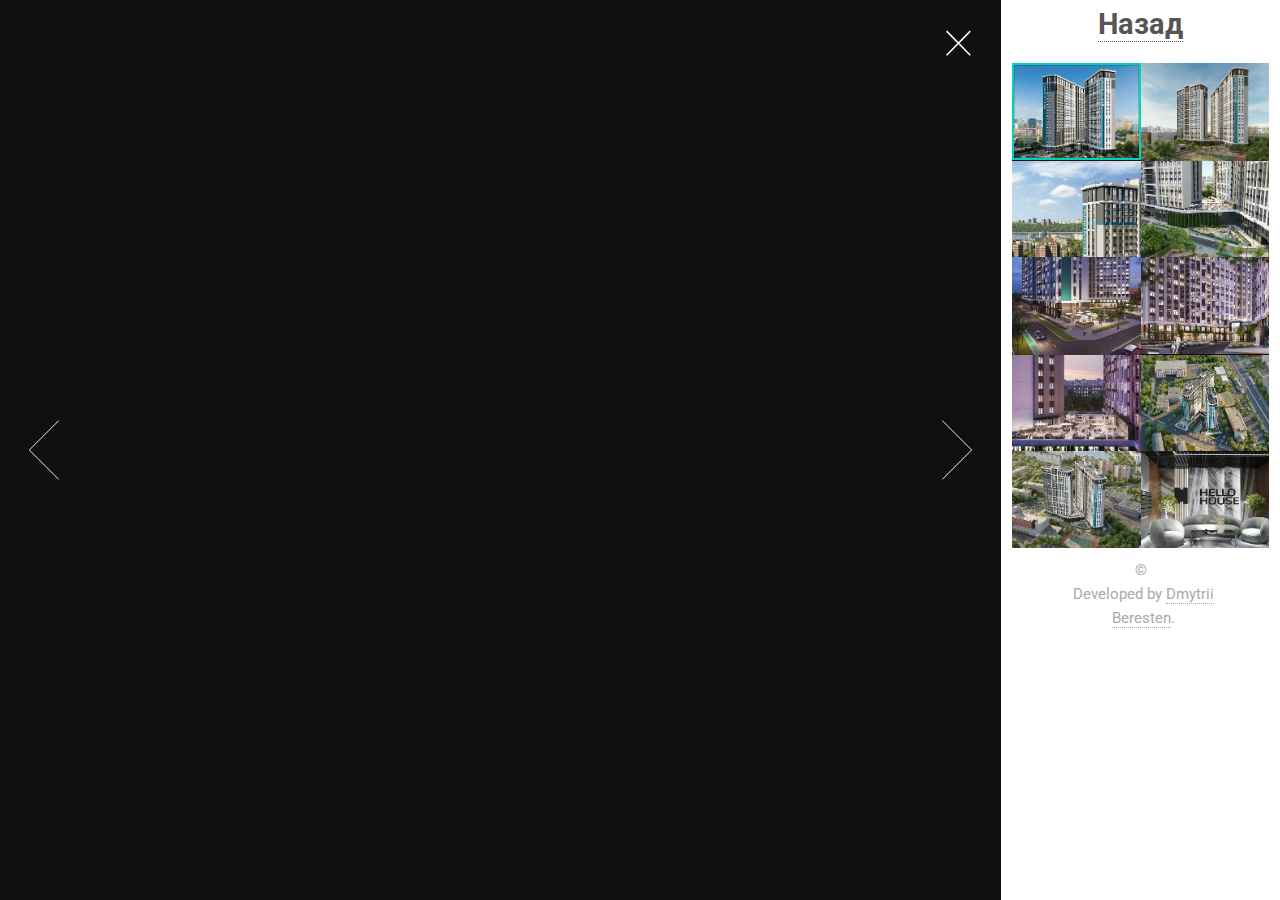
<file: cards/hello/hello.html>
<!DOCTYPE HTML>
<html>
	<head>
		<title>ЖК Hello House House</title>
		<meta charset="utf-8" />
		<meta name="viewport" content="width=device-width, initial-scale=1, user-scalable=no" />
		<link rel="stylesheet" href="/assets/css/main.css" />
		<noscript><link rel="stylesheet" href="/assets/css/noscript.css" /></noscript>
	</head>
	<body class="is-preload-0 is-preload-1 is-preload-2">

		<!-- Main -->
			<div id="main">
				<!-- Header -->
					<header id="header">
						<h1><a href="/index.html">Назад</a></h1>
					</header>
				<!-- Thumbnail -->
					<section id="thumbnails">
						<article>
							<a class="thumbnail" href="/cards/hello/images/fulls/1.jpg" data-position="left center"><img src="/cards/hello/images/thumbs/1.jpg" alt="photo apartments" /></a>
							<h2>ЖК Hello House</h2>
							<p>вул. Миколи Кібальчича, 1</p>
							<h2><a href="/index.html">Назад</a></h2>
						</article>
						<article>
							<a class="thumbnail" href="/cards/hello/images/fulls/2.jpg" data-position="left center"><img src="/cards/hello/images/thumbs/2.jpg" alt="photo apartments" /></a>
							<h2>ЖК Hello House</h2>
							<p>вул. Миколи Кібальчича, 1</p>
							<h2><a href="/index.html">Назад</a></h2>
						</article>
						<article>
							<a class="thumbnail" href="/cards/hello/images/fulls/3.jpg" data-position="left center"><img src="/cards/hello/images/thumbs/3.jpg" alt="photo apartments" /></a>
							<h2>ЖК Hello House</h2>
							<p>вул. Миколи Кібальчича, 1</p>
							<h2><a href="/index.html">Назад</a></h2>
						</article>
						<article>
							<a class="thumbnail" href="/cards/hello/images/fulls/4.jpg" data-position="left center"><img src="/cards/hello/images/thumbs/4.jpg" alt="photo apartments" /></a>
							<h2>ЖК Hello House</h2>
							<p>вул. Миколи Кібальчича, 1</p>
							<h2><a href="/index.html">Назад</a></h2>
						</article>
						<article>
							<a class="thumbnail" href="/cards/hello/images/fulls/5.jpg" data-position="left center"><img src="/cards/hello/images/thumbs/5.jpg" alt="photo apartments" /></a>
							<h2>ЖК Hello House</h2>
							<p>вул. Миколи Кібальчича, 1</p>
							<h2><a href="/index.html">Назад</a></h2>
						</article>
						<article>
							<a class="thumbnail" href="/cards/hello/images/fulls/6.jpg" data-position="left center"><img src="/cards/hello/images/thumbs/6.jpg" alt="photo apartments" /></a>
							<h2>ЖК Hello House</h2>
							<p>вул. Миколи Кібальчича, 1</p>
							<h2><a href="/index.html">Назад</a></h2>
						</article>
						<article>
							<a class="thumbnail" href="/cards/hello/images/fulls/7.jpg" data-position="left center"><img src="/cards/hello/images/thumbs/7.jpg" alt="photo apartments" /></a>
							<h2>ЖК Hello House</h2>
							<p>вул. Миколи Кібальчича, 1</p>
							<h2><a href="/index.html">Назад</a></h2>
						</article>
						<article>
							<a class="thumbnail" href="/cards/hello/images/fulls/8.jpg" data-position="left center"><img src="/cards/hello/images/thumbs/8.jpg" alt="photo apartments" /></a>
							<h2>ЖК Hello House</h2>
							<p>вул. Миколи Кібальчича, 1</p>
							<h2><a href="/index.html">Назад</a></h2>
						</article>
						<article>
							<a class="thumbnail" href="/cards/hello/images/fulls/9.jpg" data-position="left center"><img src="/cards/hello/images/thumbs/9.jpg" alt="photo apartments" /></a>
							<h2>ЖК Hello House</h2>
							<p>вул. Миколи Кібальчича, 1</p>
							<h2><a href="/index.html">Назад</a></h2>
						</article>
						<article>
							<a class="thumbnail" href="/cards/hello/images/fulls/10.jpg" data-position="left center"><img src="/cards/hello/images/thumbs/10.jpg" alt="photo apartments" /></a>
							<h2>ЖК Hello House</h2>
							<p>вул. Миколи Кібальчича, 1</p>
							<h2><a href="/index.html">Назад</a></h2>
						</article>
					</section>

				<!-- Footer -->
					<footer id="footer">
						<ul class="copyright">
							<li>&copy;</li><li>Developed by <a href="https://github.com/dmitryberesten">Dmytrii Beresten</a>.</li>
						</ul>
					</footer>

			</div>

		<!-- Scripts -->
			<script src="/assets/js/jquery.min.js"></script>
			<script src="/assets/js/browser.min.js"></script>
			<script src="/assets/js/breakpoints.min.js"></script>
			<script src="/assets/js/main.js"></script>

	</body>
</html>
</file>
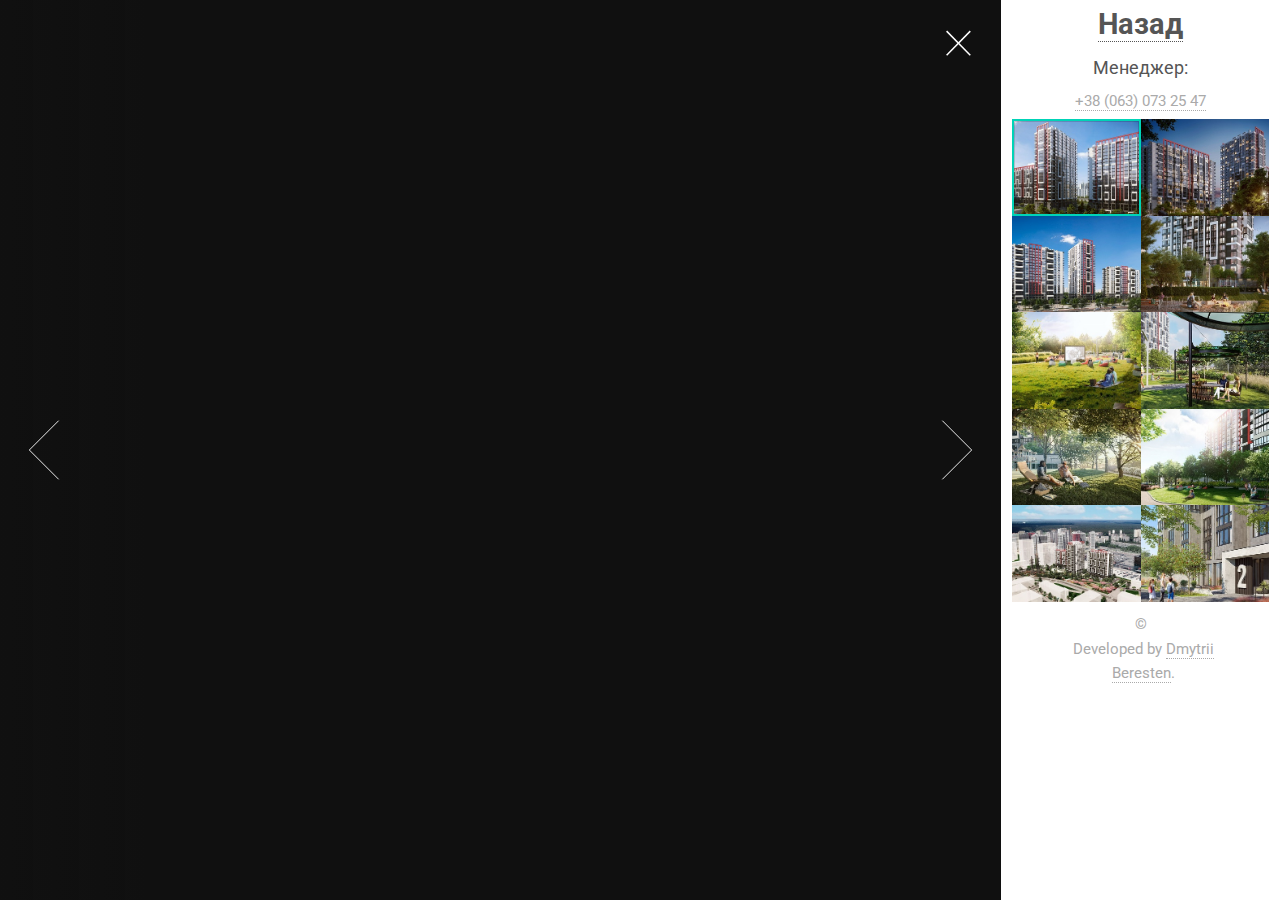
<file: cards/kvartal/kvartal.html>
<!DOCTYPE HTML>
<html>
	<head>
		<title>ЖК 7 KVARTAL</title>
		<meta charset="utf-8" />
		<meta name="viewport" content="width=device-width, initial-scale=1, user-scalable=no" />
		<link rel="stylesheet" href="../../assets/css/main.css" />
		<noscript><link rel="stylesheet" href="../../assets/css/noscript.css" /></noscript>
		<link rel="icon" type="image/png" href="../../img/icons/favicon.png">
	</head>
	<body class="is-preload-0 is-preload-1 is-preload-2">

		<!-- Main -->
			<div id="main">
				<!-- Header -->
					<header id="header">
						<h1><a href="../../index.html">Назад</a></h1>
						<h2>Менеджер:</h2>
						<a href="tel:+380630732547">+38 (063) 073 25 47</a>
					</header>
				<!-- Thumbnail -->
					<section id="thumbnails">
						<article>
							<a class="thumbnail" href="../../cards/kvartal/images/fulls/1.jpg" data-position="left center"><img src="../../cards/kvartal/images/thumbs/1.jpg" alt="photo apartments" /></a>
							<h2>ЖК 7 KVARTAL</h2>
							<p>пр. Правди</p>
							<h2><a href="../../index.html">Назад</a></h2>
						</article>
						<article>
							<a class="thumbnail" href="../../cards/kvartal/images/fulls/2.jpg" data-position="left center"><img src="../../cards/kvartal/images/thumbs/2.jpg" alt="photo apartments" /></a>
							<h2>ЖК 7 KVARTAL</h2>
							<p>пр. Правди</p>
							<h2><a href="../../index.html">Назад</a></h2>
						</article>
						<article>
							<a class="thumbnail" href="../../cards/kvartal/images/fulls/3.jpg" data-position="left center"><img src="../../cards/kvartal/images/thumbs/3.jpg" alt="photo apartments" /></a>
							<h2>ЖК 7 KVARTAL</h2>
							<p>пр. Правди</p>
							<h2><a href="../../index.html">Назад</a></h2>
						</article>
						<article>
							<a class="thumbnail" href="../../cards/kvartal/images/fulls/4.jpg" data-position="left center"><img src="../../cards/kvartal/images/thumbs/4.jpg" alt="photo apartments" /></a>
							<h2>ЖК 7 KVARTAL</h2>
							<p>пр. Правди</p>
							<h2><a href="../../index.html">Назад</a></h2>
						</article>
						<article>
							<a class="thumbnail" href="../../cards/kvartal/images/fulls/5.jpg" data-position="left center"><img src="../../cards/kvartal/images/thumbs/5.jpg" alt="photo apartments" /></a>
							<h2>ЖК 7 KVARTAL</h2>
							<p>пр. Правди</p>
							<h2><a href="../../index.html">Назад</a></h2>
						</article>
						<article>
							<a class="thumbnail" href="../../cards/kvartal/images/fulls/6.jpg" data-position="left center"><img src="../../cards/kvartal/images/thumbs/6.jpg" alt="photo apartments" /></a>
							<h2>ЖК 7 KVARTAL</h2>
							<p>пр. Правди</p>
							<h2><a href="../../index.html">Назад</a></h2>
						</article>
						<article>
							<a class="thumbnail" href="../../cards/kvartal/images/fulls/7.jpg" data-position="left center"><img src="../../cards/kvartal/images/thumbs/7.jpg" alt="photo apartments" /></a>
							<h2>ЖК 7 KVARTAL</h2>
							<p>пр. Правди</p>
							<h2><a href="../../index.html">Назад</a></h2>
						</article>
						<article>
							<a class="thumbnail" href="../../cards/kvartal/images/fulls/8.jpg" data-position="left center"><img src="../../cards/kvartal/images/thumbs/8.jpg" alt="photo apartments" /></a>
							<h2>ЖК 7 KVARTAL</h2>
							<p>пр. Правди</p>
							<h2><a href="../../index.html">Назад</a></h2>
						</article>
						<article>
							<a class="thumbnail" href="../../cards/kvartal/images/fulls/9.jpg" data-position="left center"><img src="../../cards/kvartal/images/thumbs/9.jpg" alt="photo apartments" /></a>
							<h2>ЖК 7 KVARTAL</h2>
							<p>пр. Правди</p>
							<h2><a href="../../index.html">Назад</a></h2>
						</article>
						<article>
							<a class="thumbnail" href="../../cards/kvartal/images/fulls/10.jpg" data-position="left center"><img src="../../cards/kvartal/images/thumbs/10.jpg" alt="photo apartments" /></a>
							<h2>ЖК 7 KVARTAL</h2>
							<p>пр. Правди</p>
							<h2><a href="../../index.html">Назад</a></h2>
						</article>
					</section>

				<!-- Footer -->
					<footer id="footer">
						<ul class="copyright">
							<li>&copy;</li><li>Developed by <a href="https://github.com/dmitryberesten">Dmytrii Beresten</a>.</li>
						</ul>
					</footer>

			</div>

		<!-- Scripts -->
			<script src="../../assets/js/jquery.min.js"></script>
			<script src="../../assets/js/browser.min.js"></script>
			<script src="../../assets/js/breakpoints.min.js"></script>
			<script src="../../assets/js/main.js"></script>

	</body>
</html>
</file>
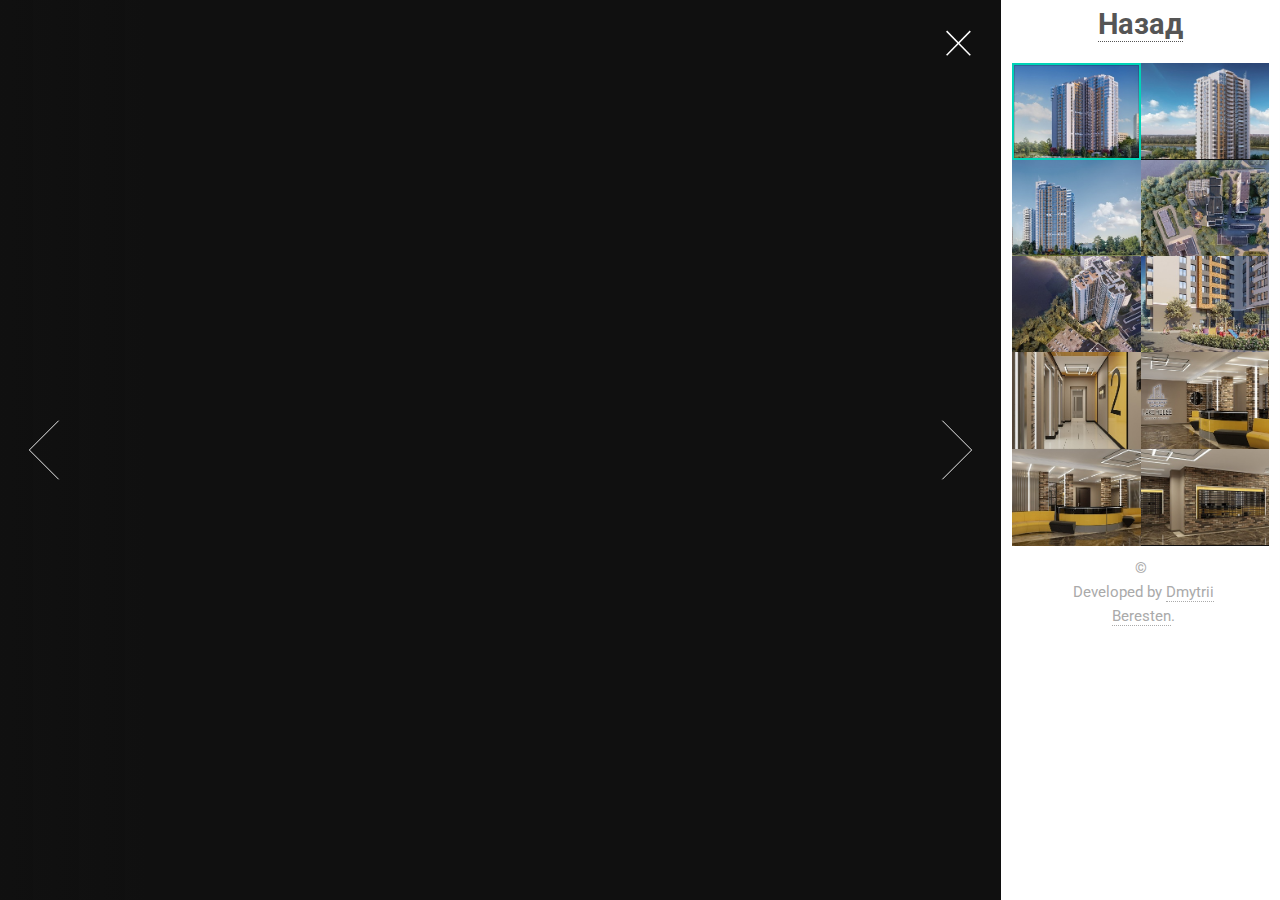
<file: cards/lake/lake.html>
<!DOCTYPE HTML>
<html>
	<head>
		<title>ЖК LAKE HOUSE</title>
		<meta charset="utf-8" />
		<meta name="viewport" content="width=device-width, initial-scale=1, user-scalable=no" />
		<link rel="stylesheet" href="/assets/css/main.css" />
		<noscript><link rel="stylesheet" href="/assets/css/noscript.css" /></noscript>
	</head>
	<body class="is-preload-0 is-preload-1 is-preload-2">

		<!-- Main -->
			<div id="main">
				<!-- Header -->
					<header id="header">
						<h1><a href="/index.html">Назад</a></h1>
					</header>
				<!-- Thumbnail -->
					<section id="thumbnails">
						<article>
							<a class="thumbnail" href="/cards/lake/images/fulls/1.jpg" data-position="left center"><img src="/cards/lake/images/thumbs/1.jpg" alt="photo apartments" /></a>
							<h2>ЖК LAKE HOUSE</h2>
							<p>вул. Маршала Малиновського, 2а</p>
							<h2><a href="/index.html">Назад</a></h2>
						</article>
						<article>
							<a class="thumbnail" href="/cards/lake/images/fulls/2.jpg" data-position="left center"><img src="/cards/lake/images/thumbs/2.jpg" alt="photo apartments" /></a>
							<h2>ЖК LAKE HOUSE</h2>
							<p>вул. Маршала Малиновського, 2а</p>
							<h2><a href="/index.html">Назад</a></h2>
						</article>
						<article>
							<a class="thumbnail" href="/cards/lake/images/fulls/3.jpg" data-position="left center"><img src="/cards/lake/images/thumbs/3.jpg" alt="photo apartments" /></a>
							<h2>ЖК LAKE HOUSE</h2>
							<p>вул. Маршала Малиновського, 2а</p>
							<h2><a href="/index.html">Назад</a></h2>
						</article>
						<article>
							<a class="thumbnail" href="/cards/lake/images/fulls/4.jpg" data-position="left center"><img src="/cards/lake/images/thumbs/4.jpg" alt="photo apartments" /></a>
							<h2>ЖК LAKE HOUSE</h2>
							<p>вул. Маршала Малиновського, 2а</p>
							<h2><a href="/index.html">Назад</a></h2>
						</article>
						<article>
							<a class="thumbnail" href="/cards/lake/images/fulls/5.jpg" data-position="left center"><img src="/cards/lake/images/thumbs/5.jpg" alt="photo apartments" /></a>
							<h2>ЖК LAKE HOUSE</h2>
							<p>вул. Маршала Малиновського, 2а</p>
							<h2><a href="/index.html">Назад</a></h2>
						</article>
						<article>
							<a class="thumbnail" href="/cards/lake/images/fulls/6.jpg" data-position="left center"><img src="/cards/lake/images/thumbs/6.jpg" alt="photo apartments" /></a>
							<h2>ЖК LAKE HOUSE</h2>
							<p>вул. Маршала Малиновського, 2а</p>
							<h2><a href="/index.html">Назад</a></h2>
						</article>
						<article>
							<a class="thumbnail" href="/cards/lake/images/fulls/7.jpg" data-position="left center"><img src="/cards/lake/images/thumbs/7.jpg" alt="photo apartments" /></a>
							<h2>ЖК LAKE HOUSE</h2>
							<p>вул. Маршала Малиновського, 2а</p>
							<h2><a href="/index.html">Назад</a></h2>
						</article>
						<article>
							<a class="thumbnail" href="/cards/lake/images/fulls/8.jpg" data-position="left center"><img src="/cards/lake/images/thumbs/8.jpg" alt="photo apartments" /></a>
							<h2>ЖК LAKE HOUSE</h2>
							<p>вул. Маршала Малиновського, 2а</p>
							<h2><a href="/index.html">Назад</a></h2>
						</article>
						<article>
							<a class="thumbnail" href="/cards/lake/images/fulls/9.jpg" data-position="left center"><img src="/cards/lake/images/thumbs/9.jpg" alt="photo apartments" /></a>
							<h2>ЖК LAKE HOUSE</h2>
							<p>вул. Маршала Малиновського, 2а</p>
							<h2><a href="/index.html">Назад</a></h2>
						</article>
						<article>
							<a class="thumbnail" href="/cards/lake/images/fulls/10.jpg" data-position="left center"><img src="/cards/lake/images/thumbs/10.jpg" alt="photo apartments" /></a>
							<h2>ЖК LAKE HOUSE</h2>
							<p>вул. Маршала Малиновського, 2а</p>
							<h2><a href="/index.html">Назад</a></h2>
						</article>
					</section>

				<!-- Footer -->
					<footer id="footer">
						<ul class="copyright">
							<li>&copy;</li><li>Developed by <a href="https://github.com/dmitryberesten">Dmytrii Beresten</a>.</li>
						</ul>
					</footer>

			</div>

		<!-- Scripts -->
			<script src="/assets/js/jquery.min.js"></script>
			<script src="/assets/js/browser.min.js"></script>
			<script src="/assets/js/breakpoints.min.js"></script>
			<script src="/assets/js/main.js"></script>

	</body>
</html>
</file>
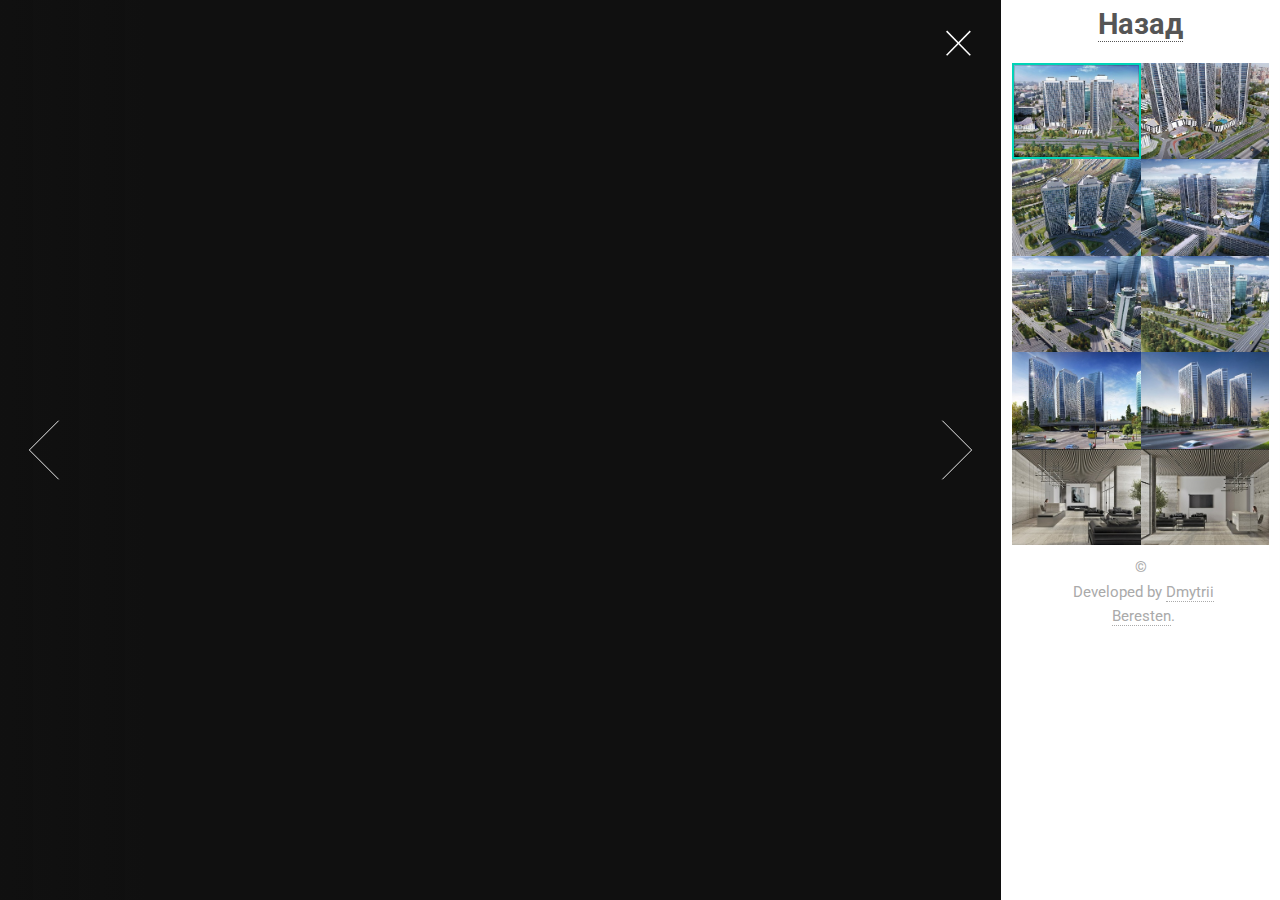
<file: cards/manhattan/manhattan.html>
<!DOCTYPE HTML>
<html>
	<head>
		<title>ЖК Manhattan City</title>
		<meta charset="utf-8" />
		<meta name="viewport" content="width=device-width, initial-scale=1, user-scalable=no" />
		<link rel="stylesheet" href="/assets/css/main.css" />
		<noscript><link rel="stylesheet" href="/assets/css/noscript.css" /></noscript>
	</head>
	<body class="is-preload-0 is-preload-1 is-preload-2">

		<!-- Main -->
			<div id="main">
				<!-- Header -->
					<header id="header">
						<h1><a href="/index.html">Назад</a></h1>
					</header>
				<!-- Thumbnail -->
					<section id="thumbnails">
						<article>
							<a class="thumbnail" href="/cards/manhattan/images/fulls/1.jpg" data-position="left center"><img src="/cards/manhattan/images/thumbs/1.jpg" alt="photo apartments" /></a>
							<h2>ЖК Manhattan City</h2>
							<p>пр. Перемоги, вул. Борщагівська</p>
							<h2><a href="/index.html">Назад</a></h2>
						</article>
						<article>
							<a class="thumbnail" href="/cards/manhattan/images/fulls/2.jpg" data-position="left center"><img src="/cards/manhattan/images/thumbs/2.jpg" alt="photo apartments" /></a>
							<h2>ЖК Manhattan City</h2>
							<p>пр. Перемоги, вул. Борщагівська</p>
							<h2><a href="/index.html">Назад</a></h2>
						</article>
						<article>
							<a class="thumbnail" href="/cards/manhattan/images/fulls/3.jpg" data-position="left center"><img src="/cards/manhattan/images/thumbs/3.jpg" alt="photo apartments" /></a>
							<h2>ЖК Manhattan City</h2>
							<p>пр. Перемоги, вул. Борщагівська</p>
							<h2><a href="/index.html">Назад</a></h2>
						</article>
						<article>
							<a class="thumbnail" href="/cards/manhattan/images/fulls/4.jpg" data-position="left center"><img src="/cards/manhattan/images/thumbs/4.jpg" alt="photo apartments" /></a>
							<h2>ЖК Manhattan City</h2>
							<p>пр. Перемоги, вул. Борщагівська</p>
							<h2><a href="/index.html">Назад</a></h2>
						</article>
						<article>
							<a class="thumbnail" href="/cards/manhattan/images/fulls/5.jpg" data-position="left center"><img src="/cards/manhattan/images/thumbs/5.jpg" alt="photo apartments" /></a>
							<h2>ЖК Manhattan City</h2>
							<p>пр. Перемоги, вул. Борщагівська</p>
							<h2><a href="/index.html">Назад</a></h2>
						</article>
						<article>
							<a class="thumbnail" href="/cards/manhattan/images/fulls/6.jpg" data-position="left center"><img src="/cards/manhattan/images/thumbs/6.jpg" alt="photo apartments" /></a>
							<h2>ЖК Manhattan City</h2>
							<p>пр. Перемоги, вул. Борщагівська</p>
							<h2><a href="/index.html">Назад</a></h2>
						</article>
						<article>
							<a class="thumbnail" href="/cards/manhattan/images/fulls/7.jpg" data-position="left center"><img src="/cards/manhattan/images/thumbs/7.jpg" alt="photo apartments" /></a>
							<h2>ЖК Manhattan City</h2>
							<p>пр. Перемоги, вул. Борщагівська</p>
							<h2><a href="/index.html">Назад</a></h2>
						</article>
						<article>
							<a class="thumbnail" href="/cards/manhattan/images/fulls/8.jpg" data-position="left center"><img src="/cards/manhattan/images/thumbs/8.jpg" alt="photo apartments" /></a>
							<h2>ЖК Manhattan City</h2>
							<p>пр. Перемоги, вул. Борщагівська</p>
							<h2><a href="/index.html">Назад</a></h2>
						</article>
						<article>
							<a class="thumbnail" href="/cards/manhattan/images/fulls/9.jpg" data-position="left center"><img src="/cards/manhattan/images/thumbs/9.jpg" alt="photo apartments" /></a>
							<h2>ЖК Manhattan City</h2>
							<p>пр. Перемоги, вул. Борщагівська</p>
							<h2><a href="/index.html">Назад</a></h2>
						</article>
						<article>
							<a class="thumbnail" href="/cards/manhattan/images/fulls/10.jpg" data-position="left center"><img src="/cards/manhattan/images/thumbs/10.jpg" alt="photo apartments" /></a>
							<h2>ЖК Manhattan City</h2>
							<p>пр. Перемоги, вул. Борщагівська</p>
							<h2><a href="/index.html">Назад</a></h2>
						</article>
					</section>

				<!-- Footer -->
					<footer id="footer">
						<ul class="copyright">
							<li>&copy;</li><li>Developed by <a href="https://github.com/dmitryberesten">Dmytrii Beresten</a>.</li>
						</ul>
					</footer>

			</div>

		<!-- Scripts -->
			<script src="/assets/js/jquery.min.js"></script>
			<script src="/assets/js/browser.min.js"></script>
			<script src="/assets/js/breakpoints.min.js"></script>
			<script src="/assets/js/main.js"></script>

	</body>
</html>
</file>
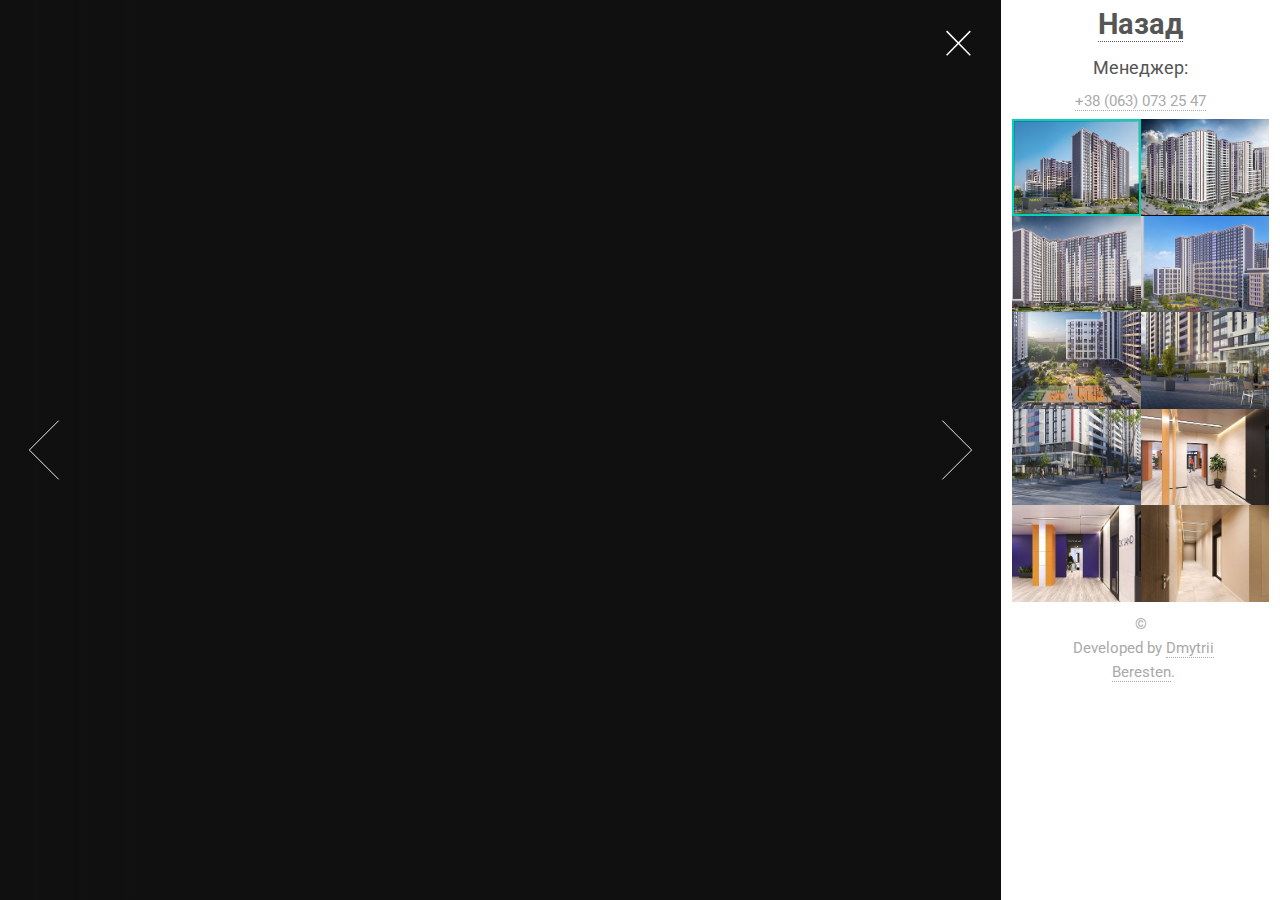
<file: cards/okland/okland.html>
<!DOCTYPE HTML>
<html>
	<head>
		<title>ЖК Ok'Land</title>
		<meta charset="utf-8" />
		<meta name="viewport" content="width=device-width, initial-scale=1, user-scalable=no" />
		<link rel="stylesheet" href="../../assets/css/main.css" />
		<noscript><link rel="stylesheet" href="../../assets/css/noscript.css" /></noscript>
		<link rel="icon" type="image/png" href="../../img/icons/favicon.png">
	</head>
	<body class="is-preload-0 is-preload-1 is-preload-2">

		<!-- Main -->
			<div id="main">
				<!-- Header -->
					<header id="header">
						<h1><a href="../../index.html">Назад</a></h1>
						<h2>Менеджер:</h2>
						<a href="tel:+380630732547">+38 (063) 073 25 47</a>
					</header>
				<!-- Thumbnail -->
					<section id="thumbnails">
						<article>
							<a class="thumbnail" href="../../cards/okland/images/fulls/1.jpg" data-position="left center"><img src="../../cards/okland/images/thumbs/1.jpg" alt="photo apartments" /></a>
							<h2>ЖК Ok'Land</h2>
							<p>Повітрофлотський проспект, 56</p>
							<h2><a href="../../index.html">Назад</a></h2>
						</article>
						<article>
							<a class="thumbnail" href="../../cards/okland/images/fulls/2.jpg" data-position="left center"><img src="../../cards/okland/images/thumbs/2.jpg" alt="photo apartments" /></a>
							<h2>ЖК Ok'Land</h2>
							<p>Повітрофлотський проспект, 56</p>
							<h2><a href="../../index.html">Назад</a></h2>
						</article>
						<article>
							<a class="thumbnail" href="../../cards/okland/images/fulls/3.jpg" data-position="left center"><img src="../../cards/okland/images/thumbs/3.jpg" alt="photo apartments" /></a>
							<h2>ЖК Ok'Land</h2>
							<p>Повітрофлотський проспект, 56</p>
							<h2><a href="../../index.html">Назад</a></h2>
						</article>
						<article>
							<a class="thumbnail" href="../../cards/okland/images/fulls/4.jpg" data-position="left center"><img src="../../cards/okland/images/thumbs/4.jpg" alt="photo apartments" /></a>
							<h2>ЖК Ok'Land</h2>
							<p>Повітрофлотський проспект, 56</p>
							<h2><a href="../../index.html">Назад</a></h2>
						</article>
						<article>
							<a class="thumbnail" href="../../cards/okland/images/fulls/5.jpg" data-position="left center"><img src="../../cards/okland/images/thumbs/5.jpg" alt="photo apartments" /></a>
							<h2>ЖК Ok'Land</h2>
							<p>Повітрофлотський проспект, 56</p>
							<h2><a href="../../index.html">Назад</a></h2>
						</article>
						<article>
							<a class="thumbnail" href="../../cards/okland/images/fulls/6.jpg" data-position="left center"><img src="../../cards/okland/images/thumbs/6.jpg" alt="photo apartments" /></a>
							<h2>ЖК Ok'Land</h2>
							<p>Повітрофлотський проспект, 56</p>
							<h2><a href="../../index.html">Назад</a></h2>
						</article>
						<article>
							<a class="thumbnail" href="../../cards/okland/images/fulls/7.jpg" data-position="left center"><img src="../../cards/okland/images/thumbs/7.jpg" alt="photo apartments" /></a>
							<h2>ЖК Ok'Land</h2>
							<p>Повітрофлотський проспект, 56</p>
							<h2><a href="../../index.html">Назад</a></h2>
						</article>
						<article>
							<a class="thumbnail" href="../../cards/okland/images/fulls/8.jpg" data-position="left center"><img src="../../cards/okland/images/thumbs/8.jpg" alt="photo apartments" /></a>
							<h2>ЖК Ok'Land</h2>
							<p>Повітрофлотський проспект, 56</p>
							<h2><a href="../../index.html">Назад</a></h2>
						</article>
						<article>
							<a class="thumbnail" href="../../cards/okland/images/fulls/9.jpg" data-position="left center"><img src="../../cards/okland/images/thumbs/9.jpg" alt="photo apartments" /></a>
							<h2>ЖК Ok'Land</h2>
							<p>Повітрофлотський проспект, 56</p>
							<h2><a href="../../index.html">Назад</a></h2>
						</article>
						<article>
							<a class="thumbnail" href="../../cards/okland/images/fulls/10.jpg" data-position="left center"><img src="../../cards/okland/images/thumbs/10.jpg" alt="photo apartments" /></a>
							<h2>ЖК Ok'Land</h2>
							<p>Повітрофлотський проспект, 56</p>
							<h2><a href="../../index.html">Назад</a></h2>
						</article>
					</section>

				<!-- Footer -->
					<footer id="footer">
						<ul class="copyright">
							<li>&copy;</li><li>Developed by <a href="https://github.com/dmitryberesten">Dmytrii Beresten</a>.</li>
						</ul>
					</footer>

			</div>

		<!-- Scripts -->
			<script src="../../assets/js/jquery.min.js"></script>
			<script src="../../assets/js/browser.min.js"></script>
			<script src="../../assets/js/breakpoints.min.js"></script>
			<script src="../../assets/js/main.js"></script>

	</body>
</html>
</file>
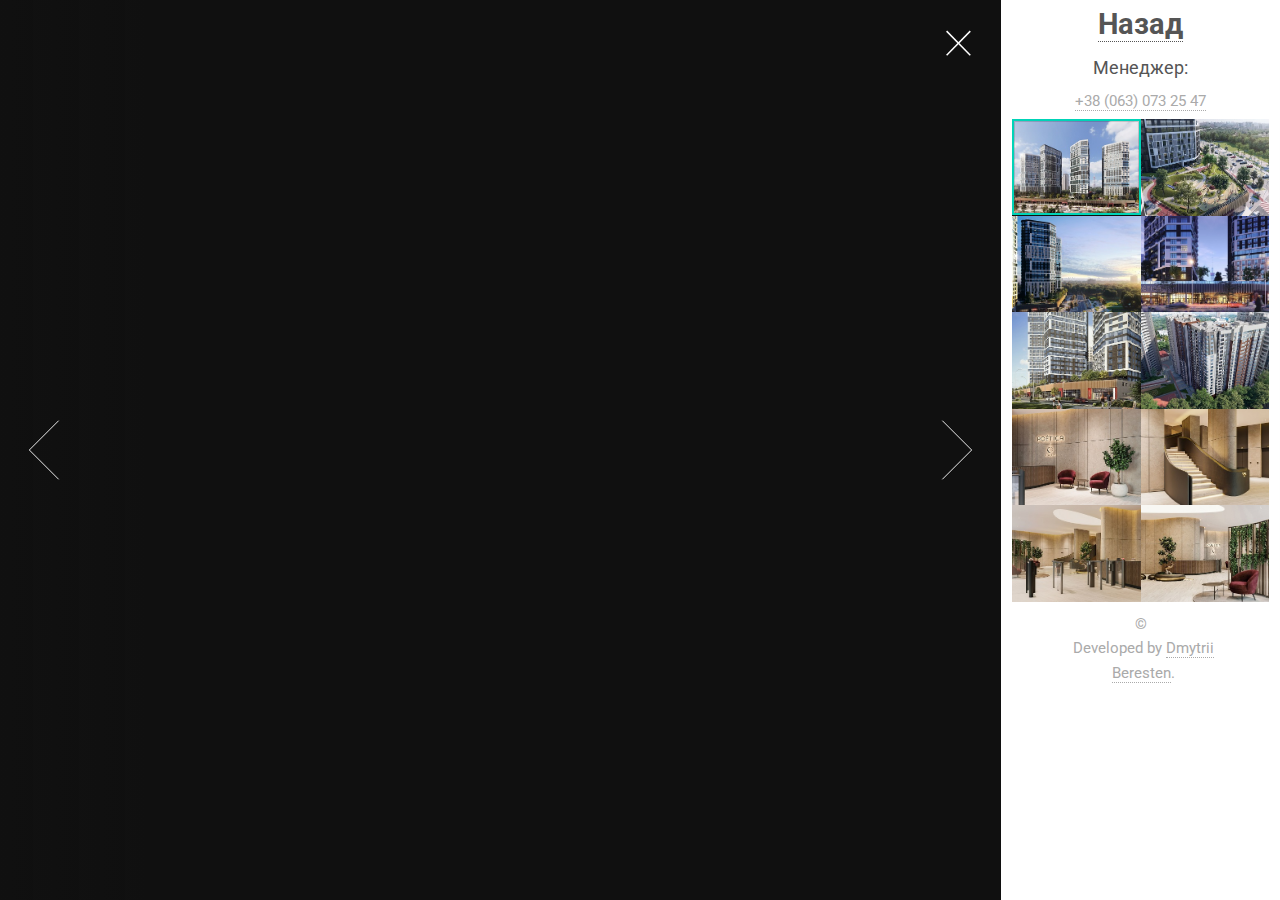
<file: cards/poetica/poetica.html>
<!DOCTYPE HTML>
<html>
	<head>
		<title>ЖК Poetica</title>
		<meta charset="utf-8" />
		<meta name="viewport" content="width=device-width, initial-scale=1, user-scalable=no" />
		<link rel="stylesheet" href="../../assets/css/main.css" />
		<noscript><link rel="stylesheet" href="../../assets/css/noscript.css" /></noscript>
		<link rel="icon" type="image/png" href="../../img/icons/favicon.png">
	</head>
	<body class="is-preload-0 is-preload-1 is-preload-2">

		<!-- Main -->
			<div id="main">
				<!-- Header -->
					<header id="header">
						<h1><a href="../../index.html">Назад</a></h1>
						<h2>Менеджер:</h2>
						<a href="tel:+380630732547">+38 (063) 073 25 47</a>
					</header>
				<!-- Thumbnail -->
					<section id="thumbnails">
						<article>
							<a class="thumbnail" href="../../cards/poetica/images/fulls/1.jpg" data-position="left center"><img src="../../cards/poetica/images/thumbs/1.jpg" alt="photo apartments" /></a>
							<h2>ЖК Poetica</h2>
							<p>вул. Дегтярівська, 25А</p>
							<h2><a href="../../index.html">Назад</a></h2>
						</article>
						<article>
							<a class="thumbnail" href="../../cards/poetica/images/fulls/2.jpg" data-position="left center"><img src="../../cards/poetica/images/thumbs/2.jpg" alt="photo apartments" /></a>
							<h2>ЖК Poetica</h2>
							<p>вул. Дегтярівська, 25А</p>
							<h2><a href="../../index.html">Назад</a></h2>
						</article>
						<article>
							<a class="thumbnail" href="../../cards/poetica/images/fulls/3.jpg" data-position="left center"><img src="../../cards/poetica/images/thumbs/3.jpg" alt="photo apartments" /></a>
							<h2>ЖК Poetica</h2>
							<p>вул. Дегтярівська, 25А</p>
							<h2><a href="../../index.html">Назад</a></h2>
						</article>
						<article>
							<a class="thumbnail" href="../../cards/poetica/images/fulls/4.jpg" data-position="left center"><img src="../../cards/poetica/images/thumbs/4.jpg" alt="photo apartments" /></a>
							<h2>ЖК Poetica</h2>
							<p>вул. Дегтярівська, 25А</p>
							<h2><a href="../../index.html">Назад</a></h2>
						</article>
						<article>
							<a class="thumbnail" href="../../cards/poetica/images/fulls/5.jpg" data-position="left center"><img src="../../cards/poetica/images/thumbs/5.jpg" alt="photo apartments" /></a>
							<h2>ЖК Poetica</h2>
							<p>вул. Дегтярівська, 25А</p>
							<h2><a href="../../index.html">Назад</a></h2>
						</article>
						<article>
							<a class="thumbnail" href="../../cards/poetica/images/fulls/6.jpg" data-position="left center"><img src="../../cards/poetica/images/thumbs/6.jpg" alt="photo apartments" /></a>
							<h2>ЖК Poetica</h2>
							<p>вул. Дегтярівська, 25А</p>
							<h2><a href="../../index.html">Назад</a></h2>
						</article>
						<article>
							<a class="thumbnail" href="../../cards/poetica/images/fulls/7.jpg" data-position="left center"><img src="../../cards/poetica/images/thumbs/7.jpg" alt="photo apartments" /></a>
							<h2>ЖК Poetica</h2>
							<p>вул. Дегтярівська, 25А</p>
							<h2><a href="../../index.html">Назад</a></h2>
						</article>
						<article>
							<a class="thumbnail" href="../../cards/poetica/images/fulls/8.jpg" data-position="left center"><img src="../../cards/poetica/images/thumbs/8.jpg" alt="photo apartments" /></a>
							<h2>ЖК Poetica</h2>
							<p>вул. Дегтярівська, 25А</p>
							<h2><a href="../../index.html">Назад</a></h2>
						</article>
						<article>
							<a class="thumbnail" href="../../cards/poetica/images/fulls/9.jpg" data-position="left center"><img src="../../cards/poetica/images/thumbs/9.jpg" alt="photo apartments" /></a>
							<h2>ЖК Poetica</h2>
							<p>вул. Дегтярівська, 25А</p>
							<h2><a href="../../index.html">Назад</a></h2>
						</article>
						<article>
							<a class="thumbnail" href="../../cards/poetica/images/fulls/10.jpg" data-position="left center"><img src="../../cards/poetica/images/thumbs/10.jpg" alt="photo apartments" /></a>
							<h2>ЖК Poetica</h2>
							<p>вул. Дегтярівська, 25А</p>
							<h2><a href="../../index.html">Назад</a></h2>
						</article>
					</section>

				<!-- Footer -->
					<footer id="footer">
						<ul class="copyright">
							<li>&copy;</li><li>Developed by <a href="https://github.com/dmitryberesten">Dmytrii Beresten</a>.</li>
						</ul>
					</footer>

			</div>

		<!-- Scripts -->
			<script src="../../assets/js/jquery.min.js"></script>
			<script src="../../assets/js/browser.min.js"></script>
			<script src="../../assets/js/breakpoints.min.js"></script>
			<script src="../../assets/js/main.js"></script>

	</body>
</html>
</file>
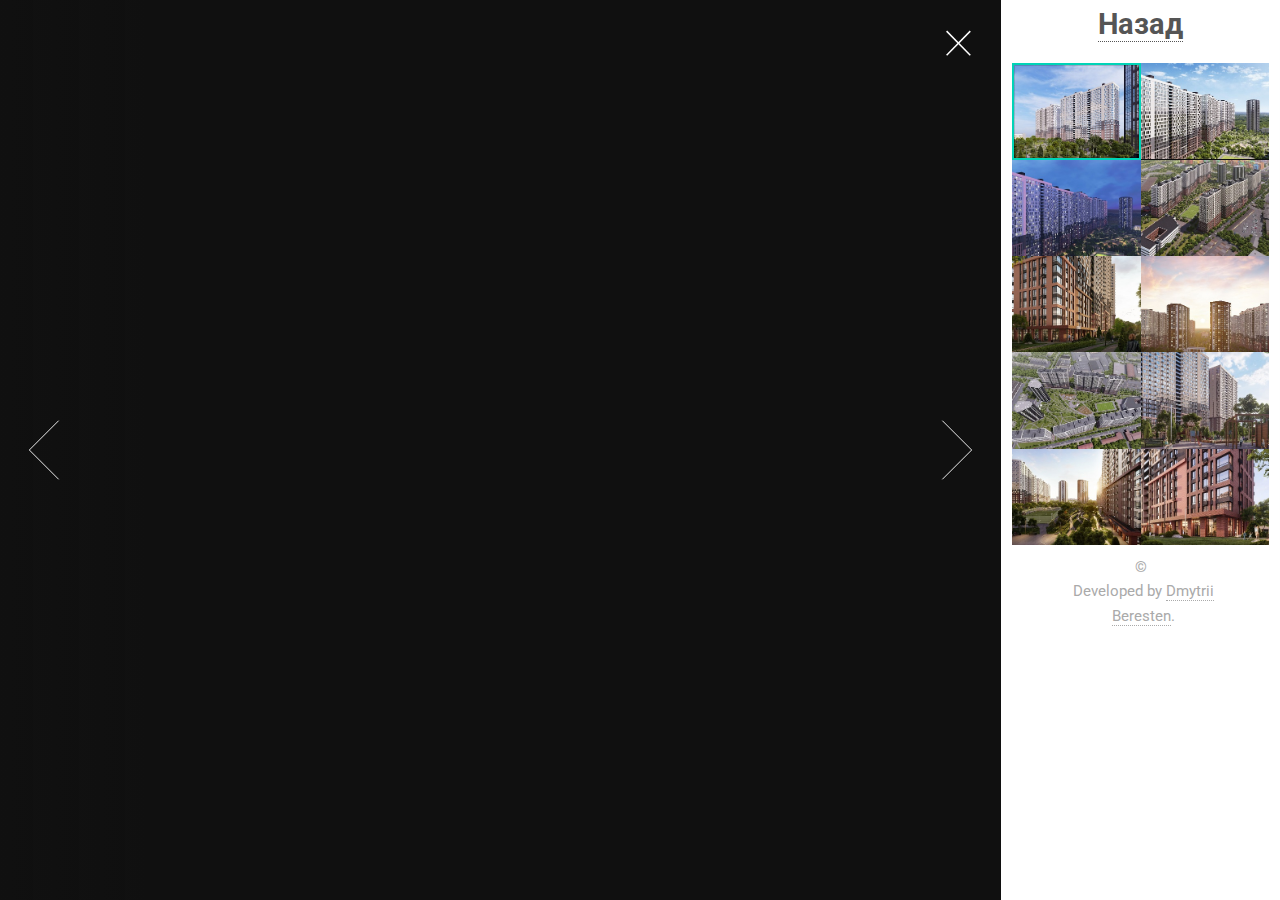
<file: cards/star/star.html>
<!DOCTYPE HTML>
<html>
	<head>
		<title>ЖК Star City</title>
		<meta charset="utf-8" />
		<meta name="viewport" content="width=device-width, initial-scale=1, user-scalable=no" />
		<link rel="stylesheet" href="/assets/css/main.css" />
		<noscript><link rel="stylesheet" href="/assets/css/noscript.css" /></noscript>
	</head>
	<body class="is-preload-0 is-preload-1 is-preload-2">

		<!-- Main -->
			<div id="main">
				<!-- Header -->
					<header id="header">
						<h1><a href="/index.html">Назад</a></h1>
					</header>
				<!-- Thumbnail -->
					<section id="thumbnails">
						<article>
							<a class="thumbnail" href="/cards/star/images/fulls/1.jpg" data-position="left center"><img src="/cards/star/images/thumbs/1.jpg" alt="photo apartments" /></a>
							<h2>ЖК Star City</h2>
							<p>вул. Каунаська, 27</p>
							<h2><a href="/index.html">Назад</a></h2>
						</article>
						<article>
							<a class="thumbnail" href="/cards/star/images/fulls/2.jpg" data-position="left center"><img src="/cards/star/images/thumbs/2.jpg" alt="photo apartments" /></a>
							<h2>ЖК Star City</h2>
							<p>вул. Каунаська, 27</p>
							<h2><a href="/index.html">Назад</a></h2>
						</article>
						<article>
							<a class="thumbnail" href="/cards/star/images/fulls/3.jpg" data-position="left center"><img src="/cards/star/images/thumbs/3.jpg" alt="photo apartments" /></a>
							<h2>ЖК Star City</h2>
							<p>вул. Каунаська, 27</p>
							<h2><a href="/index.html">Назад</a></h2>
						</article>
						<article>
							<a class="thumbnail" href="/cards/star/images/fulls/4.jpg" data-position="left center"><img src="/cards/star/images/thumbs/4.jpg" alt="photo apartments" /></a>
							<h2>ЖК Star City</h2>
							<p>вул. Каунаська, 27</p>
							<h2><a href="/index.html">Назад</a></h2>
						</article>
						<article>
							<a class="thumbnail" href="/cards/star/images/fulls/5.jpg" data-position="left center"><img src="/cards/star/images/thumbs/5.jpg" alt="photo apartments" /></a>
							<h2>ЖК Star City</h2>
							<p>вул. Каунаська, 27</p>
							<h2><a href="/index.html">Назад</a></h2>
						</article>
						<article>
							<a class="thumbnail" href="/cards/star/images/fulls/6.jpg" data-position="left center"><img src="/cards/star/images/thumbs/6.jpg" alt="photo apartments" /></a>
							<h2>ЖК Star City</h2>
							<p>вул. Каунаська, 27</p>
							<h2><a href="/index.html">Назад</a></h2>
						</article>
						<article>
							<a class="thumbnail" href="/cards/star/images/fulls/7.jpg" data-position="left center"><img src="/cards/star/images/thumbs/7.jpg" alt="photo apartments" /></a>
							<h2>ЖК Star City</h2>
							<p>вул. Каунаська, 27</p>
							<h2><a href="/index.html">Назад</a></h2>
						</article>
						<article>
							<a class="thumbnail" href="/cards/star/images/fulls/8.jpg" data-position="left center"><img src="/cards/star/images/thumbs/8.jpg" alt="photo apartments" /></a>
							<h2>ЖК Star City</h2>
							<p>вул. Каунаська, 27</p>
							<h2><a href="/index.html">Назад</a></h2>
						</article>
						<article>
							<a class="thumbnail" href="/cards/star/images/fulls/9.jpg" data-position="left center"><img src="/cards/star/images/thumbs/9.jpg" alt="photo apartments" /></a>
							<h2>ЖК Star City</h2>
							<p>вул. Каунаська, 27</p>
							<h2><a href="/index.html">Назад</a></h2>
						</article>
						<article>
							<a class="thumbnail" href="/cards/star/images/fulls/10.jpg" data-position="left center"><img src="/cards/star/images/thumbs/10.jpg" alt="photo apartments" /></a>
							<h2>ЖК Star City</h2>
							<p>вул. Каунаська, 27</p>
							<h2><a href="/index.html">Назад</a></h2>
						</article>
					</section>

				<!-- Footer -->
					<footer id="footer">
						<ul class="copyright">
							<li>&copy;</li><li>Developed by <a href="https://github.com/dmitryberesten">Dmytrii Beresten</a>.</li>
						</ul>
					</footer>

			</div>

		<!-- Scripts -->
			<script src="/assets/js/jquery.min.js"></script>
			<script src="/assets/js/browser.min.js"></script>
			<script src="/assets/js/breakpoints.min.js"></script>
			<script src="/assets/js/main.js"></script>

	</body>
</html>
</file>
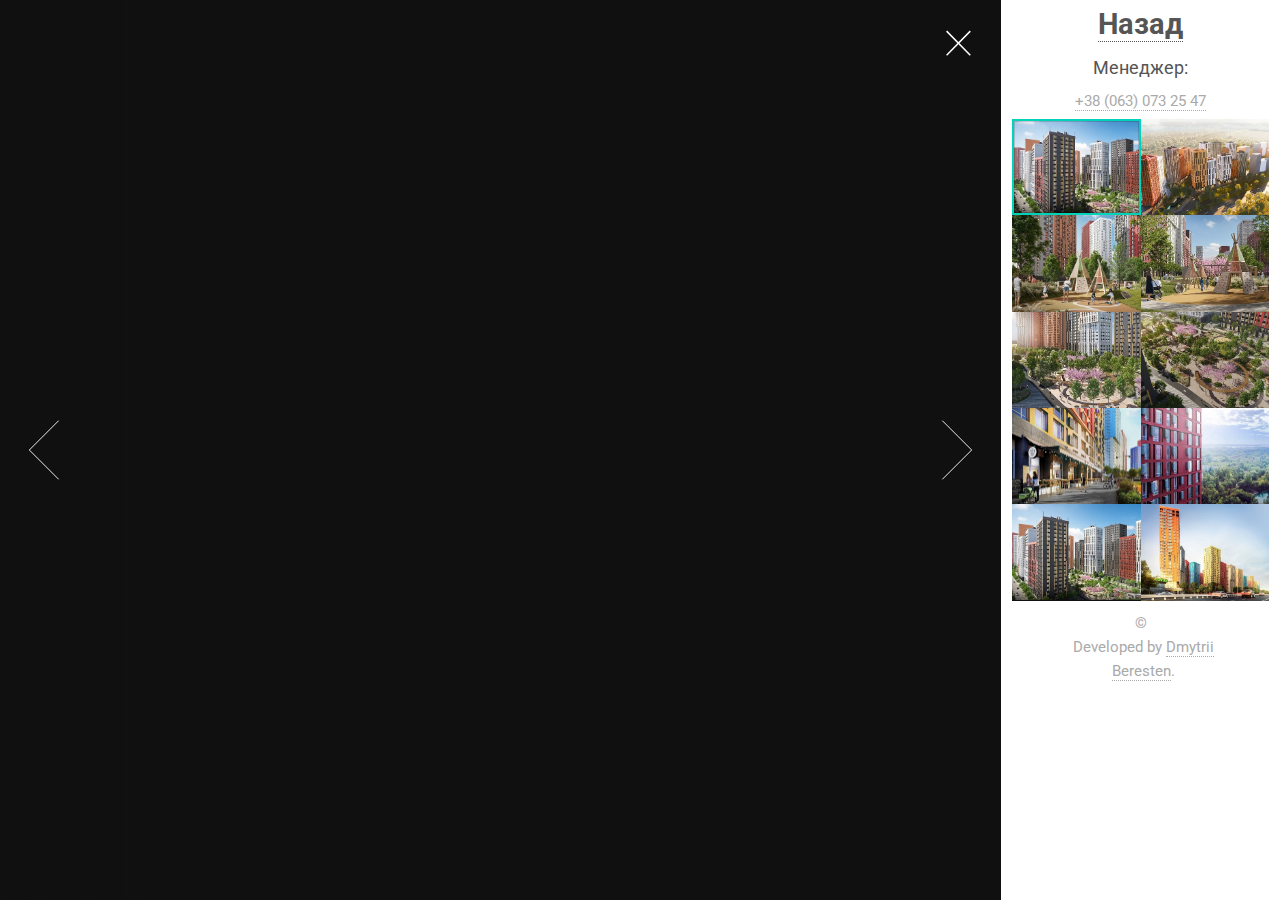
<file: cards/svitlo/svitlo.html>
<!DOCTYPE HTML>
<html>
	<head>
		<title>ЖК SVITLO PARK</title>
		<meta charset="utf-8" />
		<meta name="viewport" content="width=device-width, initial-scale=1, user-scalable=no" />
		<link rel="stylesheet" href="../../assets/css/main.css" />
		<noscript><link rel="stylesheet" href="../../assets/css/noscript.css" /></noscript>
		<link rel="icon" type="image/png" href="../../img/icons/favicon.png">
	</head>
	<body class="is-preload-0 is-preload-1 is-preload-2">

		<!-- Main -->
			<div id="main">
				<!-- Header -->
					<header id="header">
						<h1><a href="../../index.html">Назад</a></h1>
						<h2>Менеджер:</h2>
						<a href="tel:+380630732547">+38 (063) 073 25 47</a>
					</header>
				<!-- Thumbnail -->
					<section id="thumbnails">
						<article>
							<a class="thumbnail" href="../../cards/svitlo/images/fulls/1.jpg" data-position="left center"><img src="../../cards/svitlo/images/thumbs/1.jpg" alt="photo apartments" /></a>
							<h2>ЖК SVITLO PARK</h2>
							<p>Наддніпрянське шосе, 2А</p>
							<h2><a href="../../index.html">Назад</a></h2>
						</article>
						<article>
							<a class="thumbnail" href="../../cards/svitlo/images/fulls/2.jpg" data-position="left center"><img src="../../cards/svitlo/images/thumbs/2.jpg" alt="photo apartments" /></a>
							<h2>ЖК SVITLO PARK</h2>
							<p>Наддніпрянське шосе, 2А</p>
							<h2><a href="../../index.html">Назад</a></h2>
						</article>
						<article>
							<a class="thumbnail" href="../../cards/svitlo/images/fulls/3.jpg" data-position="left center"><img src="../../cards/svitlo/images/thumbs/3.jpg" alt="photo apartments" /></a>
							<h2>ЖК SVITLO PARK</h2>
							<p>Наддніпрянське шосе, 2А</p>
							<h2><a href="../../index.html">Назад</a></h2>
						</article>
						<article>
							<a class="thumbnail" href="../../cards/svitlo/images/fulls/4.jpg" data-position="left center"><img src="../../cards/svitlo/images/thumbs/4.jpg" alt="photo apartments" /></a>
							<h2>ЖК SVITLO PARK</h2>
							<p>Наддніпрянське шосе, 2А</p>
							<h2><a href="../../index.html">Назад</a></h2>
						</article>
						<article>
							<a class="thumbnail" href="../../cards/svitlo/images/fulls/5.jpg" data-position="left center"><img src="../../cards/svitlo/images/thumbs/5.jpg" alt="photo apartments" /></a>
							<h2>ЖК SVITLO PARK</h2>
							<p>Наддніпрянське шосе, 2А</p>
							<h2><a href="../../index.html">Назад</a></h2>
						</article>
						<article>
							<a class="thumbnail" href="../../cards/svitlo/images/fulls/6.jpg" data-position="left center"><img src="../../cards/svitlo/images/thumbs/6.jpg" alt="photo apartments" /></a>
							<h2>ЖК SVITLO PARK</h2>
							<p>Наддніпрянське шосе, 2А</p>
							<h2><a href="../../index.html">Назад</a></h2>
						</article>
						<article>
							<a class="thumbnail" href="../../cards/svitlo/images/fulls/7.jpg" data-position="left center"><img src="../../cards/svitlo/images/thumbs/7.jpg" alt="photo apartments" /></a>
							<h2>ЖК SVITLO PARK</h2>
							<p>Наддніпрянське шосе, 2А</p>
							<h2><a href="../../index.html">Назад</a></h2>
						</article>
						<article>
							<a class="thumbnail" href="../../cards/svitlo/images/fulls/8.jpg" data-position="left center"><img src="../../cards/svitlo/images/thumbs/8.jpg" alt="photo apartments" /></a>
							<h2>ЖК SVITLO PARK</h2>
							<p>Наддніпрянське шосе, 2А</p>
							<h2><a href="../../index.html">Назад</a></h2>
						</article>
						<article>
							<a class="thumbnail" href="../../cards/svitlo/images/fulls/9.jpg" data-position="left center"><img src="../../cards/svitlo/images/thumbs/9.jpg" alt="photo apartments" /></a>
							<h2>ЖК SVITLO PARK</h2>
							<p>Наддніпрянське шосе, 2А</p>
							<h2><a href="../../index.html">Назад</a></h2>
						</article>
						<article>
							<a class="thumbnail" href="../../cards/svitlo/images/fulls/10.jpg" data-position="left center"><img src="../../cards/svitlo/images/thumbs/10.jpg" alt="photo apartments" /></a>
							<h2>ЖК SVITLO PARK</h2>
							<p>Наддніпрянське шосе, 2А</p>
							<h2><a href="../../index.html">Назад</a></h2>
						</article>
					</section>

				<!-- Footer -->
					<footer id="footer">
						<ul class="copyright">
							<li>&copy;</li><li>Developed by <a href="https://github.com/dmitryberesten">Dmytrii Beresten</a>.</li>
						</ul>
					</footer>

			</div>

		<!-- Scripts -->
			<script src="../../assets/js/jquery.min.js"></script>
			<script src="../../assets/js/browser.min.js"></script>
			<script src="../../assets/js/breakpoints.min.js"></script>
			<script src="../../assets/js/main.js"></script>

	</body>
</html>
</file>
<file: css/main.css>
* {
	-webkit-box-sizing: border-box;
	        box-sizing: border-box;
}

body {
	margin: 0;
	background-color: #f4f4f4;
	font-family: 'Roboto', sans-serif;
}

img {
	display: block;
}

.container {
	max-width: 1200px;
	margin: 0 auto;
	padding: 60px 15px;
}

@media (max-width: 1200px) {
	.container {
		max-width: 830px;
	}
}

@media (max-width: 829px) {
	.container {
		max-width: 600px;
	}
}

.row {
	display: -webkit-box;
	display: -ms-flexbox;
	display: flex;
	-webkit-box-pack: justify;
	    -ms-flex-pack: justify;
	        justify-content: space-between;
}

/* HEADER start*/
.header-block {
	background: #259bf5;  /* fallback for old browsers */  /* Chrome 10-25, Safari 5.1-6 */
	background: -webkit-gradient(linear, left top, left bottom, from(#259bf5), to(#f1f440));
	background: -o-linear-gradient(top, #259bf5, #f1f440);
	background: linear-gradient(to bottom, #259bf5, #f1f440); /* W3C, IE 10+/ Edge, Firefox 16+, Chrome 26+, Opera 12+, Safari 7+ */
	text-align: center;
	padding: 1px;
	line-height: 20px;
	font-size: 25px;
	font-family:'Trebuchet MS', 'Lucida Sans Unicode', 'Lucida Grande', 'Lucida Sans', Arial, sans-serif;
	-webkit-box-shadow: 0px 0px 5px 5px #f1f440;
	        box-shadow: 0px 0px 5px 5px #f1f440;
}
/* HEADER finish*/

/* FOOTER start */
.footer-block {
	background: #259bf5;  /* fallback for old browsers */  /* Chrome 10-25, Safari 5.1-6 */
	background: -webkit-gradient(linear, left top, left bottom, from(#259bf5));
	background: -o-linear-gradient(top, #259bf5);
	background: linear-gradient(to bottom, #259bf5); /* W3C, IE 10+/ Edge, Firefox 16+, Chrome 26+, Opera 12+, Safari 7+ */
	text-align: center;
	padding: 1px;
	font-size: 15px;
	font-family:'Trebuchet MS', 'Lucida Sans Unicode', 'Lucida Grande', 'Lucida Sans', Arial, sans-serif;
	-webkit-box-shadow: 0px 0px 4px 4px #259bf5;
	        box-shadow: 0px 0px 4px 4px #259bf5;
}

.footer-block > h2 {
	margin: 10px 0 0 0;
}

.copyright__item {
	margin: 0;
	padding: 0;
}
/* FOOTER finish */

.main {
	width: 870px;
}

.sidebar {
	min-width: 200px;
	width: 270px;
}

@media (max-width: 829px) {
	.sidebar {
		margin-left: 0 !important;
		position: fixed;
		top: 0;
		bottom: 0;
		left: 0;
		background-color: white;
		padding: 15px;
		-webkit-box-shadow: 0px 0px 20px 4px rgb(0 0 0 / 37%);
		        box-shadow: 0px 0px 20px 4px rgb(0 0 0 / 37%);
		overflow-y: scroll;
		-webkit-transform: translateX(-150%);
		    -ms-transform: translateX(-150%);
		        transform: translateX(-150%);
		-webkit-transition: -webkit-transform 0.3s ease-in;
		transition: -webkit-transform 0.3s ease-in;
		-o-transition: transform 0.3s ease-in;
		transition: transform 0.3s ease-in;
		transition: transform 0.3s ease-in, -webkit-transform 0.3s ease-in;
	}

	.sidebar--mobile-active {
		-webkit-transform: translateX(-0%);
		    -ms-transform: translateX(-0%);
		        transform: translateX(-0%);
	}
}

.main + .sidebar {
	margin-left: 30px;
}

.cards-holder {
	display: -webkit-box;
	display: -ms-flexbox;
	display: flex;
	-ms-flex-wrap: wrap;
	    flex-wrap: wrap;
	-webkit-box-pack: justify;
	    -ms-flex-pack: justify;
	        justify-content: space-between;
}

@media (max-width: 599px) {
	.cards-holder {
		-webkit-box-orient: vertical;
		-webkit-box-direction: normal;
		    -ms-flex-direction: column;
		        flex-direction: column;
		-webkit-box-align: center;
		    -ms-flex-align: center;
		        align-items: center;
	}
}

.cards-holder > .card-link {
	margin-bottom: 30px;
}

.card-link--hidden {
	display: none !important;
}

/* Card */

a.card-link {
	display: inline-block;
	text-decoration: none;
	-webkit-transition: all 0.2s ease-in;
	-o-transition: all 0.2s ease-in;
	transition: all 0.2s ease-in;
}

a.card-link:hover {
	opacity: 0.9;
	-webkit-transform: translateY(-5px);
	    -ms-transform: translateY(-5px);
	        transform: translateY(-5px);
}

.card {
	position: relative;
	width: 270px;
	background-color: #fff;
	border-radius: 15px 15px 15px 15px;
}

.card__badges {
	position: absolute;
	top: 10px;
	left: 15px;
	right: 15px;
	display: -webkit-box;
	display: -ms-flexbox;
	display: flex;
}

.card__badges > * + * {
	margin-left: 10px;
}

.card__badge {
	display: inline-block;
	height: 22px;
	padding: 0 10px;
	background: #a3a3a3;
	border-radius: 4px;
	font-size: 14px;
	line-height: 23px;
	color: #000000;
}

.card__badge--class {
	background: #ffcf26;
}

.card__badge--credit {
	background: #1655f6;
	color: #fff;
}

.card__content {
	padding: 16px 15px 20px;
}

.card__title {
	margin: 0;
	margin-bottom: 11px;
	font-weight: bold;
	font-size: 18px;
	line-height: 1.16;
	color: #000000;
}

.card__term {
	margin-bottom: 11px;
	font-size: 14px;
	line-height: 1.14;
	color: #000000;
}

.card__metro {
	margin-bottom: 11px;
	font-size: 14px;
	line-height: 1.14;
	color: #000000;
}

.card__metro::before {
	content: '';
	margin-right: 5px;
	display: inline-block;
	vertical-align: text-bottom;
    width: 25px;
    height: 20px;
	background-image: url('./../img/icons/metro.svg');
	background-repeat: no-repeat;
	background-size: initial;
}

.card__address {
	font-size: 14px;
	line-height: 1.14;
	color: #777777;
}

.card__img-size {
  width: 100%;
  border-radius: 15px 15px 0px 0;
}

/* Button more */

.btn-more {
	display: -webkit-box;
	display: -ms-flexbox;
	display: flex;
	-webkit-box-align: center;
	    -ms-flex-align: center;
	        align-items: center;
	-webkit-box-pack: center;
	    -ms-flex-pack: center;
	        justify-content: center;

	width: 100%;
	height: 80px;

	background-color: #e5e5e5;
	border-radius: 4px;
	border: none;

	text-align: center;
	font-size: 18px;
	line-height: 21px;
	color: #4290c9;

	cursor: pointer;
	-webkit-transition: background-color 0.2s ease-in;
	-o-transition: background-color 0.2s ease-in;
	transition: background-color 0.2s ease-in;
}

.btn-more:hover {
	background-color: #d8d8d8;
}

.btn-more img {
	margin-right: 10px;
}

/* Sidebar */

.widget + .widget {
	margin-top: 33px;
}

.widget--top-30 {
	margin-top: 30px !important;
}

.widget__title {
	position: relative;
	margin-bottom: 21px;
	font-weight: bold;
	font-size: 18px;
	line-height: 1.16;
	color: #000000;
	cursor: pointer;
}
.widget__title::after {
	content: '';
	width: 20px;
	height: 20px;
	position: absolute;
	right: 1px;
	top: -1px;
	background-image: url('./../img/icons/chevron-up.svg');
	background-repeat: no-repeat;
	background-size: initial;
	background-position: center;
}

.widget__title--active::after {
	-webkit-transform: rotate(180deg);
	    -ms-transform: rotate(180deg);
	        transform: rotate(180deg);
}

.widget__body--hidden {
	display: none;
}

/* Location buttons group */

.location__row {
	display: -webkit-box;
	display: -ms-flexbox;
	display: flex;
}

.location__row:first-child {
	overflow: hidden;
	border-radius: 4px 4px 0 0;
	border: 1px solid #d6d6d6;
}

.location__row:last-child {
	overflow: hidden;
	border-radius: 0px 0px 4px 4px;
	border: 1px solid #d6d6d6;
	border-top: none;
}

.location__btn {
	-webkit-box-flex: 1;
	    -ms-flex-positive: 1;
	        flex-grow: 1;

	font-family: inherit;
	height: 48px;
	padding: 0 15px;

	background-color: transparent;
	border: none;

	text-align: center;
	font-style: normal;
	font-weight: 500;
	font-size: 14px;
	line-height: 50px;
	color: #3c3c3c;

	cursor: pointer;
	-webkit-transition: background-color 0.2s ease-in;
	-o-transition: background-color 0.2s ease-in;
	transition: background-color 0.2s ease-in;
}

.location__btn:hover {
	background-color: #fff0bb;
}

.location__checkbox {
	width: 1px;
	height: 1px;
	position: absolute;
	opacity: 0;
	-webkit-appearance: none;
	   -moz-appearance: none;
	        appearance: none;
}

.location__checkbox:checked + .location__btn {
	background-color: #b9def8;
}

.location__checkbox:checked + .location__btn:hover {
	background-color: #e0b000;
}

/* Radio */

.radio {
	display: block;
	cursor: pointer;
}

.radio + .radio {
	margin-top: 15px;
}

.radio__real {
	width: 1px;
	height: 1px;
	position: absolute;
	opacity: 0;
	-webkit-appearance: none;
	   -moz-appearance: none;
	        appearance: none;
}

.radio__fake {
	position: relative;
	display: inline-block;
	margin-right: 7px;
	width: 20px;
	height: 20px;
	background-color: #fff;
	border: 1px solid #777777;
	border-radius: 50%;
	vertical-align: bottom;
}

.radio__fake:hover {
	background-color: #7db0d4;
}

.radio__real:checked + .radio__fake {
	background-color: #b9def8;
}

.radio__real:checked + .radio__fake::before {
	position: absolute;
	top: 50%;
	left: 50%;
	content: '';
	border-radius: 50%;
	width: 6px;
	height: 6px;
	background: #3c3c3c;
	-webkit-transform: translate(-50%, -50%);
	    -ms-transform: translate(-50%, -50%);
	        transform: translate(-50%, -50%);
}

.radio__real:checked ~ .radio__title {
	font-weight: 500;
}

.radio__title {
	font-weight: 400;
	font-size: 16px;
	line-height: 1.18;
	color: #000000;
}

/* Checkbox */

.checkbox {
	display: block;
	cursor: pointer;
}

.checkbox--hidden {
	display: none;
}

.checkbox + .checkbox {
	margin-top: 15px;
}

.checkbox__real {
	width: 1px;
	height: 1px;
	position: absolute;
	opacity: 0;
	-webkit-appearance: none;
	   -moz-appearance: none;
	        appearance: none;
}

.checkbox__fake {
	position: relative;
	display: inline-block;
	margin-right: 7px;
	width: 20px;
	height: 20px;
	background-color: transparent;
	border: 1px solid #777777;
	border-radius: 2px;
	vertical-align: bottom;
}

.checkbox__real:checked + .checkbox__fake {
	background-color: #b9def8;
}

.checkbox__fake:hover {
	background-color: #7db0d4;
}

.checkbox__real:checked + .checkbox__fake::before {
	position: absolute;
	top: 50%;
	left: 50%;
	content: '';
	width: 18px;
	height: 18px;
	background-image: url('./../img/icons/check.svg');
	background-size: initial;
	background-position: center;
	-webkit-transform: translate(-50%, -50%);
	    -ms-transform: translate(-50%, -50%);
	        transform: translate(-50%, -50%);
}

.checkbox__title {
	font-weight: 400;
	font-size: 16px;
	line-height: 1.18;
	color: #000000;
}

.checkbox__real:checked ~ .checkbox__title {
	font-weight: 500;
}

/* Hidden elements widget */

.widget__hidden {
	display: none;
}

.widget__btn-show-hidden {
	display: inline-block;
	margin-top: 15px;
	padding: 0;
	background: transparent;
	border: none;
	font-family: inherit;
	font-style: normal;
	font-weight: normal;
	font-size: 16px;
	line-height: 1.19;
	color: #4290c9;
	cursor: pointer;
	-webkit-transition: color 0.2s ease-in;
	-o-transition: color 0.2s ease-in;
	transition: color 0.2s ease-in;
}

.widget__btn-show-hidden:active, .widget__btn-show-hidden:focus {
	outline: none;
}

.widget__btn-show-hidden:hover {
	color: #007fda;
	text-decoration: underline;
}

/* Toggle */

.toggle {
	cursor: pointer;
}

.toggle__real {
	width: 1px;
	height: 1px;
	position: absolute;
	opacity: 0;
	-webkit-appearance: none;
	   -moz-appearance: none;
	        appearance: none;
}
.toggle__fake {
	position: relative;
	display: inline-block;
	margin-right: 7px;
	width: 37px;
	height: 20px;
	background: #c4c4c4;
	border-radius: 10px;
	vertical-align: bottom;
}

.toggle__fake::before {
	position: absolute;
	top: 2px;
	left: 2px;
	content: '';
	width: 16px;
	height: 16px;
	background: #3c3c3c;
	border-radius: 50%;
	-webkit-transition: all 0.2s ease-in;
	-o-transition: all 0.2s ease-in;
	transition: all 0.2s ease-in;
}

.toggle__real:checked + .toggle__fake {
	background: #b9def8;
}

.toggle__real:checked + .toggle__fake::before {
	left: 19px;
}

.toggle__title {
	font-weight: 400;
	font-size: 16px;
	line-height: 1.18;
	color: #000000;
}

.toggle__real:checked ~ .toggle__title {
	font-weight: 500;
}

/* Form buttons */

.form-btn {
	display: -webkit-box;
	display: -ms-flexbox;
	display: flex;
	-webkit-box-align: center;
	    -ms-flex-align: center;
	        align-items: center;
	-webkit-box-pack: center;
	    -ms-flex-pack: center;
	        justify-content: center;

	width: 100%;
	height: 50px;

	border: 1px solid #d6d6d6;

	border-radius: 4px;
	background-color: transparent;

	font-family: inherit;
	text-align: center;
	font-style: normal;
	font-weight: normal;
	font-size: 16px;
	line-height: 1;
	color: #3c3c3c;

	cursor: pointer;
	-webkit-transition: background-color 0.2s ease-in;
	-o-transition: background-color 0.2s ease-in;
	transition: background-color 0.2s ease-in;
}

.form-btn img {
	margin-right: 6px;
}

.form-btn:hover {
	background-color: #e7e7e7;
}

.form-btn + .form-btn {
	margin-top: 10px;
}

.form-btn--submit {
	background: #007fda;
	border: none;
	color: #fff;
}

.form-btn--submit:hover {
	background: #045e9f;
}

/* Button Toggle Sidebar */

.toggle-sidebar {
	display: none;
	position: fixed;
	z-index: 9;
	right: 15px;
	top: 8px;
	width: 45px;
	height: 45px;
	background-color: black;
	-webkit-box-pack: center;
	    -ms-flex-pack: center;
	        justify-content: center;
	-webkit-box-align: center;
	    -ms-flex-align: center;
	        align-items: center;
	border-radius: 10px;
	cursor: pointer;
}

@media (max-width: 829px) {
	.toggle-sidebar {
		display: -webkit-box;
		display: -ms-flexbox;
		display: flex;
		cursor: pointer;
	}
}

.menu-icon-wrapper {
	width: 30px;
	height: 30px;
	display: -webkit-box;
	display: -ms-flexbox;
	display: flex;
	-webkit-box-pack: center;
	    -ms-flex-pack: center;
	        justify-content: center;
	-webkit-box-align: center;
	    -ms-flex-align: center;
	        align-items: center;
	padding: 0;
	border: none;
	background-color: transparent;
	cursor: pointer;
}

.menu-icon {
	position: relative;
	width: 30px;
	height: 5px;
	background-color: #fff;
	cursor: pointer;
}

.menu-icon::before {
	position: absolute;
	left: 0;
	top: -10px;
	content: '';
	width: 30px;
	height: 5px;
	background-color: #fff;
	-webkit-transition: top 0.2s linear 0.2s, -webkit-transform 0.2s ease-in;
	transition: top 0.2s linear 0.2s, -webkit-transform 0.2s ease-in;
	-o-transition: transform 0.2s ease-in, top 0.2s linear 0.2s;
	transition: transform 0.2s ease-in, top 0.2s linear 0.2s;
	transition: transform 0.2s ease-in, top 0.2s linear 0.2s, -webkit-transform 0.2s ease-in;
	cursor: pointer;
}

.menu-icon::after {
	position: absolute;
	left: 0;
	top: 10px;
	content: '';
	width: 30px;
	height: 5px;
	background-color: #fff;
	-webkit-transition: top 0.2s linear 0.2s, -webkit-transform 0.2s ease-in;
	transition: top 0.2s linear 0.2s, -webkit-transform 0.2s ease-in;
	-o-transition: transform 0.2s ease-in, top 0.2s linear 0.2s;
	transition: transform 0.2s ease-in, top 0.2s linear 0.2s;
	transition: transform 0.2s ease-in, top 0.2s linear 0.2s, -webkit-transform 0.2s ease-in;
	cursor: pointer;
}

.menu-icon.menu-icon-active {
	background-color: transparent;
}

.menu-icon.menu-icon-active::before {
	-webkit-transform: rotate(45deg);
	    -ms-transform: rotate(45deg);
	        transform: rotate(45deg);
	top: 0;
	-webkit-transition: top 0.2s linear, -webkit-transform 0.2s ease-in 0.2s;
	transition: top 0.2s linear, -webkit-transform 0.2s ease-in 0.2s;
	-o-transition: top 0.2s linear, transform 0.2s ease-in 0.2s;
	transition: top 0.2s linear, transform 0.2s ease-in 0.2s;
	transition: top 0.2s linear, transform 0.2s ease-in 0.2s, -webkit-transform 0.2s ease-in 0.2s;
}

.menu-icon.menu-icon-active::after {
	-webkit-transform: rotate(-45deg);
	    -ms-transform: rotate(-45deg);
	        transform: rotate(-45deg);
	top: 0;
	-webkit-transition: top 0.2s linear, -webkit-transform 0.2s ease-in 0.2s;
	transition: top 0.2s linear, -webkit-transform 0.2s ease-in 0.2s;
	-o-transition: top 0.2s linear, transform 0.2s ease-in 0.2s;
	transition: top 0.2s linear, transform 0.2s ease-in 0.2s;
	transition: top 0.2s linear, transform 0.2s ease-in 0.2s, -webkit-transform 0.2s ease-in 0.2s;
}

.copyright {
	list-style-type: none;
	text-align: center;
	padding-left: 0;
}

.copyright a {
	color: black;
}

.copyright a:hover {
	color: white;
}
</file>
<file: assets/css/noscript.css>
/* Main */

	#main {
		opacity: 1 !important;
		right: 0 !important;
	}

	body:before {
		content: 'Javascript is disabled :(';
		display: block;
		position: absolute;
		top: 50%;
		width: calc(100% - 22.5em * 0.333333333);
		height: 4em;
		margin-top: -2em;
		color: #282828;
		cursor: default;
		font-size: 3em;
		line-height: 4em;
		text-align: center;
		white-space: nowrap;
		left: 0;
	}
</file>
<file: assets/css/main.css>
@import url(fontawesome-all.min.css);
@import url("https://fonts.googleapis.com/css?family=Roboto:400,700");

html, body, div, span, applet, object,
iframe, h1, h2, h3, h4, h5, h6, p, blockquote,
pre, a, abbr, acronym, address, big, cite,
code, del, dfn, em, img, ins, kbd, q, s, samp,
small, strike, strong, sub, sup, tt, var, b,
u, i, center, dl, dt, dd, ol, ul, li, fieldset,
form, label, legend, table, caption, tbody,
tfoot, thead, tr, th, td, article, aside,
canvas, details, embed, figure, figcaption,
footer, header, hgroup, menu, nav, output, ruby,
section, summary, time, mark, audio, video {
	margin: 0;
	padding: 0;
	border: 0;
	font-size: 100%;
	font: inherit;
	vertical-align: baseline;}

article, aside, details, figcaption, figure,
footer, header, hgroup, menu, nav, section {
	display: block;}

body {
	line-height: 1;
}

ol, ul {
	list-style: none;
}

blockquote, q {
	quotes: none;
}

	blockquote:before, blockquote:after, q:before, q:after {
		content: '';
		content: none;
	}

table {
	border-collapse: collapse;
	border-spacing: 0;
}

body {
	-webkit-text-size-adjust: none;
}

mark {
	background-color: transparent;
	color: inherit;
}

input::-moz-focus-inner {
	border: 0;
	padding: 0;
}

input, select, textarea {
	-moz-appearance: none;
	-webkit-appearance: none;
	-ms-appearance: none;
	appearance: none;
}

/* Basic */

	/*
			@-ms-viewport {
				width: device-width;
			}
		*/

	@media screen and (max-width: 480px) {

		html, body {
			min-width: 320px;
		}

	}

	body.is-preload-0 *, body.is-preload-0 *:before, body.is-preload-0 *:after {
		-moz-animation: none !important;
		-webkit-animation: none !important;
		-ms-animation: none !important;
		animation: none !important;
		-moz-transition: none !important;
		-webkit-transition: none !important;
		-ms-transition: none !important;
		transition: none !important;
	}

	html {
		box-sizing: border-box;
	}

	*, *:before, *:after {
		box-sizing: inherit;
	}

	html, body {
		background-color: #101010;
		overflow: hidden;
	}

/* Type */

	html {
		font-size: 16pt;
	}

		@media screen and (max-width: 1680px) {

			html {
				font-size: 12pt;
			}

		}

		@media screen and (max-width: 1280px) {

			html {
				font-size: 11pt;
			}

		}

	body {
		background-color: #fff;
		color: #aaa;
	}

	body, input, select, textarea {
		font-family: "Roboto", Helvetica, sans-serif;
		font-weight: 400;
		line-height: 1.65;
		font-size: 1em;
		color: #aaa;
	}

	a {
		-moz-transition: color 0.25s ease, border-bottom-color 0.25s ease;
		-webkit-transition: color 0.25s ease, border-bottom-color 0.25s ease;
		-ms-transition: color 0.25s ease, border-bottom-color 0.25s ease;
		transition: color 0.25s ease, border-bottom-color 0.25s ease;
		border-bottom: dotted 1px;
		color: inherit;
		text-decoration: none;
	}

		a:hover {
			border-bottom-color: transparent;
			color: #00D3B7;
		}

	strong, b {
		font-weight: 400;
		color: #555;
	}

	em, i {
		font-style: italic;
	}

	p {
		margin: 0 0 1.25em 0;
	}

	h1, h2, h3, h4, h5, h6 {
		font-weight: 400;
		line-height: 1.25;
		margin: 0 0 0.5em 0;
		color: #555;
	}

		h1 a, h2 a, h3 a, h4 a, h5 a, h6 a {
			color: inherit;
			text-decoration: none;
		}

	h2 {
		font-size: 1.25em;
	}

	h3 {
		font-size: 1em;
	}

	h4 {
		font-size: 0.9em;
	}

	h5 {
		font-size: 0.8em;
	}

	h6 {
		font-size: 0.7em;
	}

	sub {
		font-size: 0.8em;
		position: relative;
		top: 0.5em;
	}

	sup {
		font-size: 0.8em;
		position: relative;
		top: -0.5em;
	}

	blockquote {
		border-left: solid 4px #ccc;
		font-style: italic;
		margin: 0 0 1.25em 0;
		padding: 0.3125em 0 0.3125em 1.25em;
	}

	code {
		border-radius: 4px;
		border: solid 1px;
		font-family: "Courier New", monospace;
		font-size: 0.9em;
		margin: 0 0.25em;
		padding: 0.25em 0.65em;
		border-color: #ccc;
	}

	pre {
		-webkit-overflow-scrolling: touch;
		font-family: "Courier New", monospace;
		font-size: 0.9em;
		margin: 0 0 1.25em 0;
	}

		pre code {
			display: block;
			padding: 1em 1.5em;
			overflow-x: auto;
		}

	hr {
		border: 0;
		border-bottom: solid 1px #ccc;
		margin: 1.25em 0;
	}

		hr.major {
			margin: 1.875em 0;
		}

	.align-left {
		text-align: left;
	}

	.align-center {
		text-align: center;
	}

	.align-right {
		text-align: right;
	}

/* Button */

	input[type="submit"],
	input[type="reset"],
	input[type="button"],
	button,
	.button {
		-moz-appearance: none;
		-webkit-appearance: none;
		-ms-appearance: none;
		appearance: none;
		-moz-transition: background-color 0.25s ease-in-out, border-color 0.25s ease-in-out, color 0.25s ease-in-out;
		-webkit-transition: background-color 0.25s ease-in-out, border-color 0.25s ease-in-out, color 0.25s ease-in-out;
		-ms-transition: background-color 0.25s ease-in-out, border-color 0.25s ease-in-out, color 0.25s ease-in-out;
		transition: background-color 0.25s ease-in-out, border-color 0.25s ease-in-out, color 0.25s ease-in-out;
		background-color: transparent;
		border-radius: 4px;
		border: solid 1px #ccc;
		color: #555;
		cursor: pointer;
		display: inline-block;
		line-height: 1;
		padding: 0.75em 1.5em;
		text-align: center;
		text-decoration: none;
		white-space: nowrap;
	}

		input[type="submit"]:hover,
		input[type="reset"]:hover,
		input[type="button"]:hover,
		button:hover,
		.button:hover {
			border-color: #00D3B7;
			color: #00D3B7;
		}

			input[type="submit"]:hover:active,
			input[type="reset"]:hover:active,
			input[type="button"]:hover:active,
			button:hover:active,
			.button:hover:active {
				background-color: rgba(0, 211, 183, 0.15);
			}

		input[type="submit"].icon,
		input[type="reset"].icon,
		input[type="button"].icon,
		button.icon,
		.button.icon {
			padding-left: 1.35em;
		}

			input[type="submit"].icon:before,
			input[type="reset"].icon:before,
			input[type="button"].icon:before,
			button.icon:before,
			.button.icon:before {
				margin-right: 0.5em;
			}

		input[type="submit"].fit,
		input[type="reset"].fit,
		input[type="button"].fit,
		button.fit,
		.button.fit {
			width: 100%;
		}

		input[type="submit"].small,
		input[type="reset"].small,
		input[type="button"].small,
		button.small,
		.button.small {
			font-size: 0.8em;
		}

		input[type="submit"].large,
		input[type="reset"].large,
		input[type="button"].large,
		button.large,
		.button.large {
			font-size: 1.35em;
		}

		input[type="submit"].disabled, input[type="submit"]:disabled,
		input[type="reset"].disabled,
		input[type="reset"]:disabled,
		input[type="button"].disabled,
		input[type="button"]:disabled,
		button.disabled,
		button:disabled,
		.button.disabled,
		.button:disabled {
			pointer-events: none;
			opacity: 0.25;
		}

/* Form */

	form {
		margin: 0 0 1.25em 0;
	}

	label {
		color: #555;
		display: block;
		font-size: 0.9em;
		font-weight: 400;
		margin: 0 0 0.625em 0;
	}

	input[type="text"],
	input[type="password"],
	input[type="email"],
	select,
	textarea {
		-moz-appearance: none;
		-webkit-appearance: none;
		-ms-appearance: none;
		appearance: none;
		background-color: transparent;
		border-radius: 4px;
		border: solid 1px #ccc;
		color: inherit;
		display: block;
		outline: 0;
		padding: 0 0.75em;
		text-decoration: none;
		width: 100%;
	}

		input[type="text"]:invalid,
		input[type="password"]:invalid,
		input[type="email"]:invalid,
		select:invalid,
		textarea:invalid {
			box-shadow: none;
		}

		input[type="text"]:focus,
		input[type="password"]:focus,
		input[type="email"]:focus,
		select:focus,
		textarea:focus {
			border-color: #00D3B7;
		}

	select {
		background-image: url("data:image/svg+xml;charset=utf8,%3Csvg xmlns='http://www.w3.org/2000/svg' width='40' height='40' preserveAspectRatio='none' viewBox='0 0 40 40'%3E%3Cpath d='M9.4,12.3l10.4,10.4l10.4-10.4c0.2-0.2,0.5-0.4,0.9-0.4c0.3,0,0.6,0.1,0.9,0.4l3.3,3.3c0.2,0.2,0.4,0.5,0.4,0.9 c0,0.4-0.1,0.6-0.4,0.9L20.7,31.9c-0.2,0.2-0.5,0.4-0.9,0.4c-0.3,0-0.6-0.1-0.9-0.4L4.3,17.3c-0.2-0.2-0.4-0.5-0.4-0.9 c0-0.4,0.1-0.6,0.4-0.9l3.3-3.3c0.2-0.2,0.5-0.4,0.9-0.4S9.1,12.1,9.4,12.3z' fill='%23ccc' /%3E%3C/svg%3E");
		background-size: 1.25rem;
		background-repeat: no-repeat;
		background-position: calc(100% - 1rem) center;
		height: 2.75em;
		padding-right: 2.75em;
		text-overflow: ellipsis;
	}

		select option {
			color: #555;
			background: #fff;
		}

		select:focus::-ms-value {
			background-color: transparent;
		}

		select::-ms-expand {
			display: none;
		}

	.select-wrapper {
		text-decoration: none;
		display: block;
		position: relative;
	}

		.select-wrapper:before {
			-moz-osx-font-smoothing: grayscale;
			-webkit-font-smoothing: antialiased;
			display: inline-block;
			font-style: normal;
			font-variant: normal;
			text-rendering: auto;
			line-height: 1;
			text-transform: none !important;
			font-family: 'Font Awesome 5 Free';
			font-weight: 900;
		}

		.select-wrapper:before {
			color: #ccc;
			content: '\f107';
			display: block;
			height: 2.75em;
			line-height: 2.75em;
			pointer-events: none;
			position: absolute;
			right: 0;
			text-align: center;
			top: 0;
			width: 2.75em;
		}

		.select-wrapper select::-ms-expand {
			display: none;
		}

	input[type="text"],
	input[type="password"],
	input[type="email"],
	select {
		height: 2.75em;
	}

	textarea {
		padding: 0.75em 1em;
	}

	input[type="checkbox"],
	input[type="radio"] {
		-moz-appearance: none;
		-webkit-appearance: none;
		-ms-appearance: none;
		appearance: none;
		display: block;
		float: left;
		margin-right: -2em;
		opacity: 0;
		width: 1em;
		z-index: -1;
	}

		input[type="checkbox"] + label,
		input[type="radio"] + label {
			text-decoration: none;
			color: #aaa;
			cursor: pointer;
			display: inline-block;
			font-size: 1em;
			font-weight: 400;
			margin: 0;
			padding-left: 2.4em;
			padding-right: 0.75em;
			position: relative;
		}

			input[type="checkbox"] + label:before,
			input[type="radio"] + label:before {
				-moz-osx-font-smoothing: grayscale;
				-webkit-font-smoothing: antialiased;
				display: inline-block;
				font-style: normal;
				font-variant: normal;
				text-rendering: auto;
				line-height: 1;
				text-transform: none !important;
				font-family: 'Font Awesome 5 Free';
				font-weight: 900;
			}

			input[type="checkbox"] + label:before,
			input[type="radio"] + label:before {
				background: transparent;
				border-radius: 4px;
				border: solid 1px #ccc;
				content: '';
				display: inline-block;
				font-size: 0.8em;
				height: 2.0625em;
				left: 0;
				line-height: 2.0625em;
				position: absolute;
				text-align: center;
				top: 0;
				width: 2.0625em;
			}

		input[type="checkbox"]:checked + label:before,
		input[type="radio"]:checked + label:before {
			background-color: #555;
			border-color: #555;
			color: #fff;
			content: '\f00c';
		}

		input[type="checkbox"]:focus + label:before,
		input[type="radio"]:focus + label:before {
			border-color: #00D3B7;
		}

	input[type="checkbox"] + label:before {
		border-radius: 4px;
	}

	input[type="radio"] + label:before {
		border-radius: 100%;
	}

	::-webkit-input-placeholder {
		opacity: 1.0;
		color: #ccc !important;
	}

	:-moz-placeholder {
		opacity: 1.0;
		color: #ccc !important;
	}

	::-moz-placeholder {
		opacity: 1.0;
		color: #ccc !important;
	}

	:-ms-input-placeholder {
		opacity: 1.0;
		color: #ccc !important;
	}

	.field {
		margin: 0 0 1.25em 0;
	}

/* Icon */

	.icon {
		text-decoration: none;
		border-bottom: none;
		position: relative;
	}

		.icon:before {
			-moz-osx-font-smoothing: grayscale;
			-webkit-font-smoothing: antialiased;
			display: inline-block;
			font-style: normal;
			font-variant: normal;
			text-rendering: auto;
			line-height: 1;
			text-transform: none !important;
			font-family: 'Font Awesome 5 Free';
			font-weight: 400;
		}

		.icon > .label {
			display: none;
		}

		.icon:before {
			line-height: inherit;
		}

		.icon.solid:before {
			font-weight: 900;
		}

		.icon.brands:before {
			font-family: 'Font Awesome 5 Brands';
		}

/* List */

	ol {
		list-style: decimal;
		margin: 0 0 1.25em 0;
		padding-left: 1.25em;
	}

		ol li {
			padding-left: 0.25em;
		}

	ul {
		list-style: disc;
		margin: 0 0 1.25em 0;
		padding-left: 1em;
	}

		ul li {
			padding-left: 0.5em;
		}

		ul.alt {
			list-style: none;
			padding-left: 0;
		}

			ul.alt li {
				border-top: solid 1px #ccc;
				padding: 0.5em 0;
			}

				ul.alt li:first-child {
					border-top: 0;
					padding-top: 0;
				}

	dl {
		margin: 0 0 1.25em 0;
	}

		dl dt {
			display: block;
			font-weight: 400;
			margin: 0 0 0.625em 0;
		}

		dl dd {
			margin-left: 1.25em;
		}

/* Actions */

	ul.actions {
		display: -moz-flex;
		display: -webkit-flex;
		display: -ms-flex;
		display: flex;
		cursor: default;
		list-style: none;
		margin-left: -0.625em;
		padding-left: 0;
	}

		ul.actions li {
			padding: 0 0 0 0.625em;
			vertical-align: middle;
		}

		ul.actions.special {
			-moz-justify-content: center;
			-webkit-justify-content: center;
			-ms-justify-content: center;
			justify-content: center;
			width: 100%;
			margin-left: 0;
		}

			ul.actions.special li:first-child {
				padding-left: 0;
			}

		ul.actions.stacked {
			-moz-flex-direction: column;
			-webkit-flex-direction: column;
			-ms-flex-direction: column;
			flex-direction: column;
			margin-left: 0;
		}

			ul.actions.stacked li {
				padding: 0.8125em 0 0 0;
			}

				ul.actions.stacked li:first-child {
					padding-top: 0;
				}

		ul.actions.fit {
			width: calc(100% + 0.625em);
		}

			ul.actions.fit li {
				-moz-flex-grow: 1;
				-webkit-flex-grow: 1;
				-ms-flex-grow: 1;
				flex-grow: 1;
				-moz-flex-shrink: 1;
				-webkit-flex-shrink: 1;
				-ms-flex-shrink: 1;
				flex-shrink: 1;
				width: 100%;
			}

				ul.actions.fit li > * {
					width: 100%;
				}

			ul.actions.fit.stacked {
				width: 100%;
			}

		@media screen and (max-width: 480px) {

			ul.actions:not(.fixed) {
				-moz-flex-direction: column;
				-webkit-flex-direction: column;
				-ms-flex-direction: column;
				flex-direction: column;
				margin-left: 0;
				width: 100% !important;
			}

				ul.actions:not(.fixed) li {
					-moz-flex-grow: 1;
					-webkit-flex-grow: 1;
					-ms-flex-grow: 1;
					flex-grow: 1;
					-moz-flex-shrink: 1;
					-webkit-flex-shrink: 1;
					-ms-flex-shrink: 1;
					flex-shrink: 1;
					padding: 0.625em 0 0 0;
					text-align: center;
					width: 100%;
				}

					ul.actions:not(.fixed) li > * {
						width: 100%;
					}

					ul.actions:not(.fixed) li:first-child {
						padding-top: 0;
					}

					ul.actions:not(.fixed) li input[type="submit"],
					ul.actions:not(.fixed) li input[type="reset"],
					ul.actions:not(.fixed) li input[type="button"],
					ul.actions:not(.fixed) li button,
					ul.actions:not(.fixed) li .button {
						width: 100%;
					}

						ul.actions:not(.fixed) li input[type="submit"].icon:before,
						ul.actions:not(.fixed) li input[type="reset"].icon:before,
						ul.actions:not(.fixed) li input[type="button"].icon:before,
						ul.actions:not(.fixed) li button.icon:before,
						ul.actions:not(.fixed) li .button.icon:before {
							margin-left: -0.5rem;
						}

		}

/* Icons */

	ul.icons {
		cursor: default;
		list-style: none;
		padding-left: 0;
	}

		ul.icons li {
			display: inline-block;
			padding: 0 1em 0 0;
		}

			ul.icons li:last-child {
				padding-right: 0;
			}

			ul.icons li .icon:before {
				font-size: 1.5rem;
			}

/* Main */

	#main {
		-moz-transition: opacity 0.75s ease, right 0.75s ease, left 0.75s ease, visibility 0.75s;
		-webkit-transition: opacity 0.75s ease, right 0.75s ease, left 0.75s ease, visibility 0.75s;
		-ms-transition: opacity 0.75s ease, right 0.75s ease, left 0.75s ease, visibility 0.75s;
		transition: opacity 0.75s ease, right 0.75s ease, left 0.75s ease, visibility 0.75s;
		-webkit-overflow-scrolling: touch;
		position: fixed;
		top: 0;
		width: 22.5em;
		height: 100%;
		background: #fff;
		outline: 0;
		overflow-x: hidden;
		overflow-y: auto;
		text-align: right;
		visibility: visible;
		z-index: 10000;
		right: 0;
	}

		#main .toggle {
			-webkit-tap-highlight-color: rgba(0, 0, 0, 0);
			position: absolute;
			top: 0;
			width: 4em;
			height: 4em;
			background-image: url("images/close-small-alt.svg");
			background-repeat: no-repeat;
			background-size: 32px 32px;
			cursor: pointer;
			display: none;
			z-index: 1;
			background-position: 0.5em 0.5em;
			left: 0;
		}

		body.fullscreen #main {
			visibility: hidden;
			right: -22.5em;
		}

		body.is-preload-1 #main {
			opacity: 0;
			right: -2em;
		}

		@media screen and (max-width: 1280px) {

			#main {
				width: 19em;
			}

				body.fullscreen #main {
					right: -19em;
				}

		}

		@media screen and (max-width: 980px) {

			#main {
				background: rgba(255, 255, 255, 0.925);
			}

				#main .toggle {
					display: block;
				}

		}

		@media screen and (max-width: 480px) {

			#main {
				-moz-transition: opacity 0.5s ease, visibility 0.5s;
				-webkit-transition: opacity 0.5s ease, visibility 0.5s;
				-ms-transition: opacity 0.5s ease, visibility 0.5s;
				transition: opacity 0.5s ease, visibility 0.5s;
				width: 100%;
				background: #fff;
				text-align: center;
			}

				body.is-preload-1 #main {
					left: auto !important;
					right: auto !important;
				}

				body.fullscreen #main {
					left: auto !important;
					right: auto !important;
					opacity: 0;
				}

				#main .toggle {
					display: none;
				}

		}

/* Header */

	#header {
		padding: 0.4em 2.25em 0.4em 2.25em ;
		text-align: center;
	}

		#header h1 {
			font-size: 2em;
			font-weight: 700;
		}

/* Footer */

	#footer {
		padding: 0.7em 2.25em 0.4em 2.25em;
		text-align: center;
	}

		#footer .copyright {
			list-style: none;
			padding: 0;
		}

			#footer .copyright li {
				display: inline-block;
				font-size: 1em;
				margin-left: 0.35em;
				padding: 0;
			}

				#footer .copyright li:first-child {
					margin-left: 0;
				}

/* Thumbnails */

	#thumbnails {
		display: -moz-flex;
		display: -webkit-flex;
		display: -ms-flex;
		display: flex;
		-moz-flex-wrap: wrap;
		-webkit-flex-wrap: wrap;
		-ms-flex-wrap: wrap;
		flex-wrap: wrap;
		padding: 0 0.75em;
	}

		#thumbnails article {
			position: relative;
			width: 50%;
			background: #101010;
			outline: 0;
		}

			#thumbnails article .thumbnail {
				-webkit-tap-highlight-color: rgba(0, 0, 0, 0);
				display: block;
				position: relative;
				border: 0;
				outline: 0;
			}

				#thumbnails article .thumbnail img {
					display: block;
					width: 100%;
				}

				#thumbnails article .thumbnail:before {
					pointer-events: none;
					-moz-transition: opacity 0.25s ease;
					-webkit-transition: opacity 0.25s ease;
					-ms-transition: opacity 0.25s ease;
					transition: opacity 0.25s ease;
					content: '';
					position: absolute;
					left: 0;
					top: 0;
					width: 100%;
					height: 100%;
					box-shadow: inset 0 0 0 2px #00D3B7, inset 0 0 0px 3px rgba(0, 0, 0, 0.15);
					opacity: 0;
					z-index: 1;
				}

				#thumbnails article .thumbnail:focus:before {
					opacity: 0.5;
				}

			#thumbnails article h2, #thumbnails article p {
				display: none;
			}

			#thumbnails article.active .thumbnail:before {
				opacity: 1;
			}

		@media screen and (max-width: 480px) {

			#thumbnails article .thumbnail:before {
				display: none;
			}

		}

/* Viewer */

	@-moz-keyframes spinner {
		0% {
			-moz-transform: rotate(0deg);
			-webkit-transform: rotate(0deg);
			-ms-transform: rotate(0deg);
			transform: rotate(0deg);
		}

		100% {
			-moz-transform: rotate(360deg);
			-webkit-transform: rotate(360deg);
			-ms-transform: rotate(360deg);
			transform: rotate(360deg);
		}
	}

	@-webkit-keyframes spinner {
		0% {
			-moz-transform: rotate(0deg);
			-webkit-transform: rotate(0deg);
			-ms-transform: rotate(0deg);
			transform: rotate(0deg);
		}

		100% {
			-moz-transform: rotate(360deg);
			-webkit-transform: rotate(360deg);
			-ms-transform: rotate(360deg);
			transform: rotate(360deg);
		}
	}

	@-ms-keyframes spinner {
		0% {
			-moz-transform: rotate(0deg);
			-webkit-transform: rotate(0deg);
			-ms-transform: rotate(0deg);
			transform: rotate(0deg);
		}

		100% {
			-moz-transform: rotate(360deg);
			-webkit-transform: rotate(360deg);
			-ms-transform: rotate(360deg);
			transform: rotate(360deg);
		}
	}

	@keyframes spinner {
		0% {
			-moz-transform: rotate(0deg);
			-webkit-transform: rotate(0deg);
			-ms-transform: rotate(0deg);
			transform: rotate(0deg);
		}

		100% {
			-moz-transform: rotate(360deg);
			-webkit-transform: rotate(360deg);
			-ms-transform: rotate(360deg);
			transform: rotate(360deg);
		}
	}

	#viewer {
		-moz-transition: opacity 0.75s ease, width 0.75s ease;
		-webkit-transition: opacity 0.75s ease, width 0.75s ease;
		-ms-transition: opacity 0.75s ease, width 0.75s ease;
		transition: opacity 0.75s ease, width 0.75s ease;
		position: absolute;
		top: 0;
		width: calc(100% - 22.5em);
		height: 100%;
		left: 0;
	}

		#viewer .inner {
			pointer-events: none;
			position: absolute;
			top: 0;
			left: 0;
			width: 100%;
			height: 100%;
			z-index: 2;
		}

			#viewer .inner > * {
				pointer-events: auto;
			}

			#viewer .inner:before {
				background-image: -moz-linear-gradient(left, rgba(16,16,16,0.2), rgba(16,16,16,0) 10em, rgba(16,16,16,0)), -moz-linear-gradient(right, rgba(16,16,16,0.2), rgba(16,16,16,0) 10em, rgba(16,16,16,0));
				background-image: -webkit-linear-gradient(left, rgba(16,16,16,0.2), rgba(16,16,16,0) 10em, rgba(16,16,16,0)), -webkit-linear-gradient(right, rgba(16,16,16,0.2), rgba(16,16,16,0) 10em, rgba(16,16,16,0));
				background-image: -ms-linear-gradient(left, rgba(16,16,16,0.2), rgba(16,16,16,0) 10em, rgba(16,16,16,0)), -ms-linear-gradient(right, rgba(16,16,16,0.2), rgba(16,16,16,0) 10em, rgba(16,16,16,0));
				background-image: linear-gradient(left, rgba(16,16,16,0.2), rgba(16,16,16,0) 10em, rgba(16,16,16,0)), linear-gradient(right, rgba(16,16,16,0.2), rgba(16,16,16,0) 10em, rgba(16,16,16,0));
				content: '';
				display: block;
				position: absolute;
				top: 0;
				left: 0;
				width: 100%;
				height: 100%;
			}

			#viewer .inner .toggle {
				-webkit-tap-highlight-color: rgba(0, 0, 0, 0);
				position: absolute;
				top: 0;
				width: 4em;
				height: 4em;
				background-image: url("images/close.svg");
				background-repeat: no-repeat;
				background-size: 64px 64px;
				cursor: pointer;
				z-index: 1;
				right: 0;
				background-position: calc(100% - 0.75em) 0.75em;
			}

			#viewer .inner .nav-next,
			#viewer .inner .nav-previous {
				-webkit-tap-highlight-color: rgba(0, 0, 0, 0);
				position: absolute;
				top: 50%;
				width: 6em;
				height: 6em;
				margin-top: -3em;
				background-image: url("images/arrow.svg");
				background-position: center;
				background-repeat: no-repeat;
				background-size: contain;
				cursor: pointer;
			}

			#viewer .inner .nav-previous {
				-moz-transform: scaleX(-1);
				-webkit-transform: scaleX(-1);
				-ms-transform: scaleX(-1);
				transform: scaleX(-1);
				left: 0;
			}

			#viewer .inner .nav-next {
				right: 0;
			}

		#viewer .slide {
			-moz-transition: opacity 0.5s ease-in-out;
			-webkit-transition: opacity 0.5s ease-in-out;
			-ms-transition: opacity 0.5s ease-in-out;
			transition: opacity 0.5s ease-in-out;
			position: absolute;
			top: 0;
			left: 0;
			width: 100%;
			height: 100%;
			opacity: 1;
			z-index: 1;
		}

			#viewer .slide .caption {
				background-image: -moz-linear-gradient(bottom, rgba(16,16,16,0.75), rgba(16,16,16,0.25) 80%, rgba(16,16,16,0));
				background-image: -webkit-linear-gradient(bottom, rgba(16,16,16,0.75), rgba(16,16,16,0.25) 80%, rgba(16,16,16,0));
				background-image: -ms-linear-gradient(bottom, rgba(16,16,16,0.75), rgba(16,16,16,0.25) 80%, rgba(16,16,16,0));
				background-image: linear-gradient(bottom, rgba(16,16,16,0.75), rgba(16,16,16,0.25) 80%, rgba(16,16,16,0));
				padding: 2em 2em 0.75em 2em ;
				position: absolute;
				bottom: 0;
				left: 0;
				width: 100%;
				color: rgba(255, 255, 255, 0.5);
				z-index: 1;
			}

				#viewer .slide .caption h2, #viewer .slide .caption h3, #viewer .slide .caption h4, #viewer .slide .caption h5, #viewer .slide .caption h6 {
					color: #fff;
				}

			#viewer .slide .image {
				-moz-transition: opacity 0.5s ease-in-out;
				-webkit-transition: opacity 0.5s ease-in-out;
				-ms-transition: opacity 0.5s ease-in-out;
				transition: opacity 0.5s ease-in-out;
				position: absolute;
				top: 0;
				left: 0;
				width: 100%;
				height: 100%;
				background-repeat: no-repeat;
				background-size: cover;
				opacity: 0;
			}

			#viewer .slide:before {
				-moz-animation: spinner 1s linear infinite;
				-webkit-animation: spinner 1s linear infinite;
				-ms-animation: spinner 1s linear infinite;
				animation: spinner 1s linear infinite;
				-moz-transition: opacity 0.5s ease-in-out;
				-webkit-transition: opacity 0.5s ease-in-out;
				-ms-transition: opacity 0.5s ease-in-out;
				transition: opacity 0.5s ease-in-out;
				content: '';
				display: block;
				position: absolute;
				top: 50%;
				left: 50%;
				width: 3em;
				height: 3em;
				background-image: url("images/spinner.svg");
				background-position: center;
				background-repeat: no-repeat;
				background-size: contain;
				margin: -1.5em 0 0 -1.5em;
				opacity: 0;
			}

			#viewer .slide.loading:before {
				opacity: 1;
			}

			#viewer .slide.active .image {
				opacity: 1;
			}

		body.fullscreen #viewer {
			width: 100%;
		}

			body.fullscreen #viewer .inner .toggle {
				background-image: url("images/open.svg");
			}

		body.is-preload-1 #viewer {
			opacity: 0;
		}

		body.is-preload-2 #viewer .slide {
			opacity: 0;
		}

		@media screen and (max-width: 1280px) {

			#viewer {
				width: calc(100% - 19em);
			}

		}

		@media screen and (max-width: 980px) {

			#viewer {
				width: 100%;
			}

				#viewer .inner .toggle {
					-moz-transition: opacity 0.75s ease;
					-webkit-transition: opacity 0.75s ease;
					-ms-transition: opacity 0.75s ease;
					transition: opacity 0.75s ease;
					background-image: url("images/open.svg");
					opacity: 0;
					right: 0;
				}

				body.fullscreen #viewer .inner .toggle {
					opacity: 1;
				}

		}

		@media screen and (max-width: 736px) {

			#viewer .inner .toggle {
				background-size: 32px 32px;
			}

			#viewer .inner .nav-next,
			#viewer .inner .nav-previous {
				background-image: url("images/arrow-small.svg");
				background-size: 32px 32px;
			}

			body.fullscreen #viewer .inner .toggle {
				background-image: url("images/open-small.svg");
			}

		}

		@media screen and (max-width: 480px) {

			#viewer {
				-moz-transition: opacity 0.5s ease;
				-webkit-transition: opacity 0.5s ease;
				-ms-transition: opacity 0.5s ease;
				transition: opacity 0.5s ease;
				-moz-transition-delay: 0s;
				-webkit-transition-delay: 0s;
				-ms-transition-delay: 0s;
				transition-delay: 0s;
				opacity: 0;
			}

				#viewer .inner .toggle {
					background-image: url("images/close-small.svg") !important;
					background-size: 32px 32px;
				}

				body.fullscreen #viewer {
					-moz-transition-delay: 0.5s;
					-webkit-transition-delay: 0.5s;
					-ms-transition-delay: 0.5s;
					transition-delay: 0.5s;
					opacity: 1;
				}

		}
</file>
